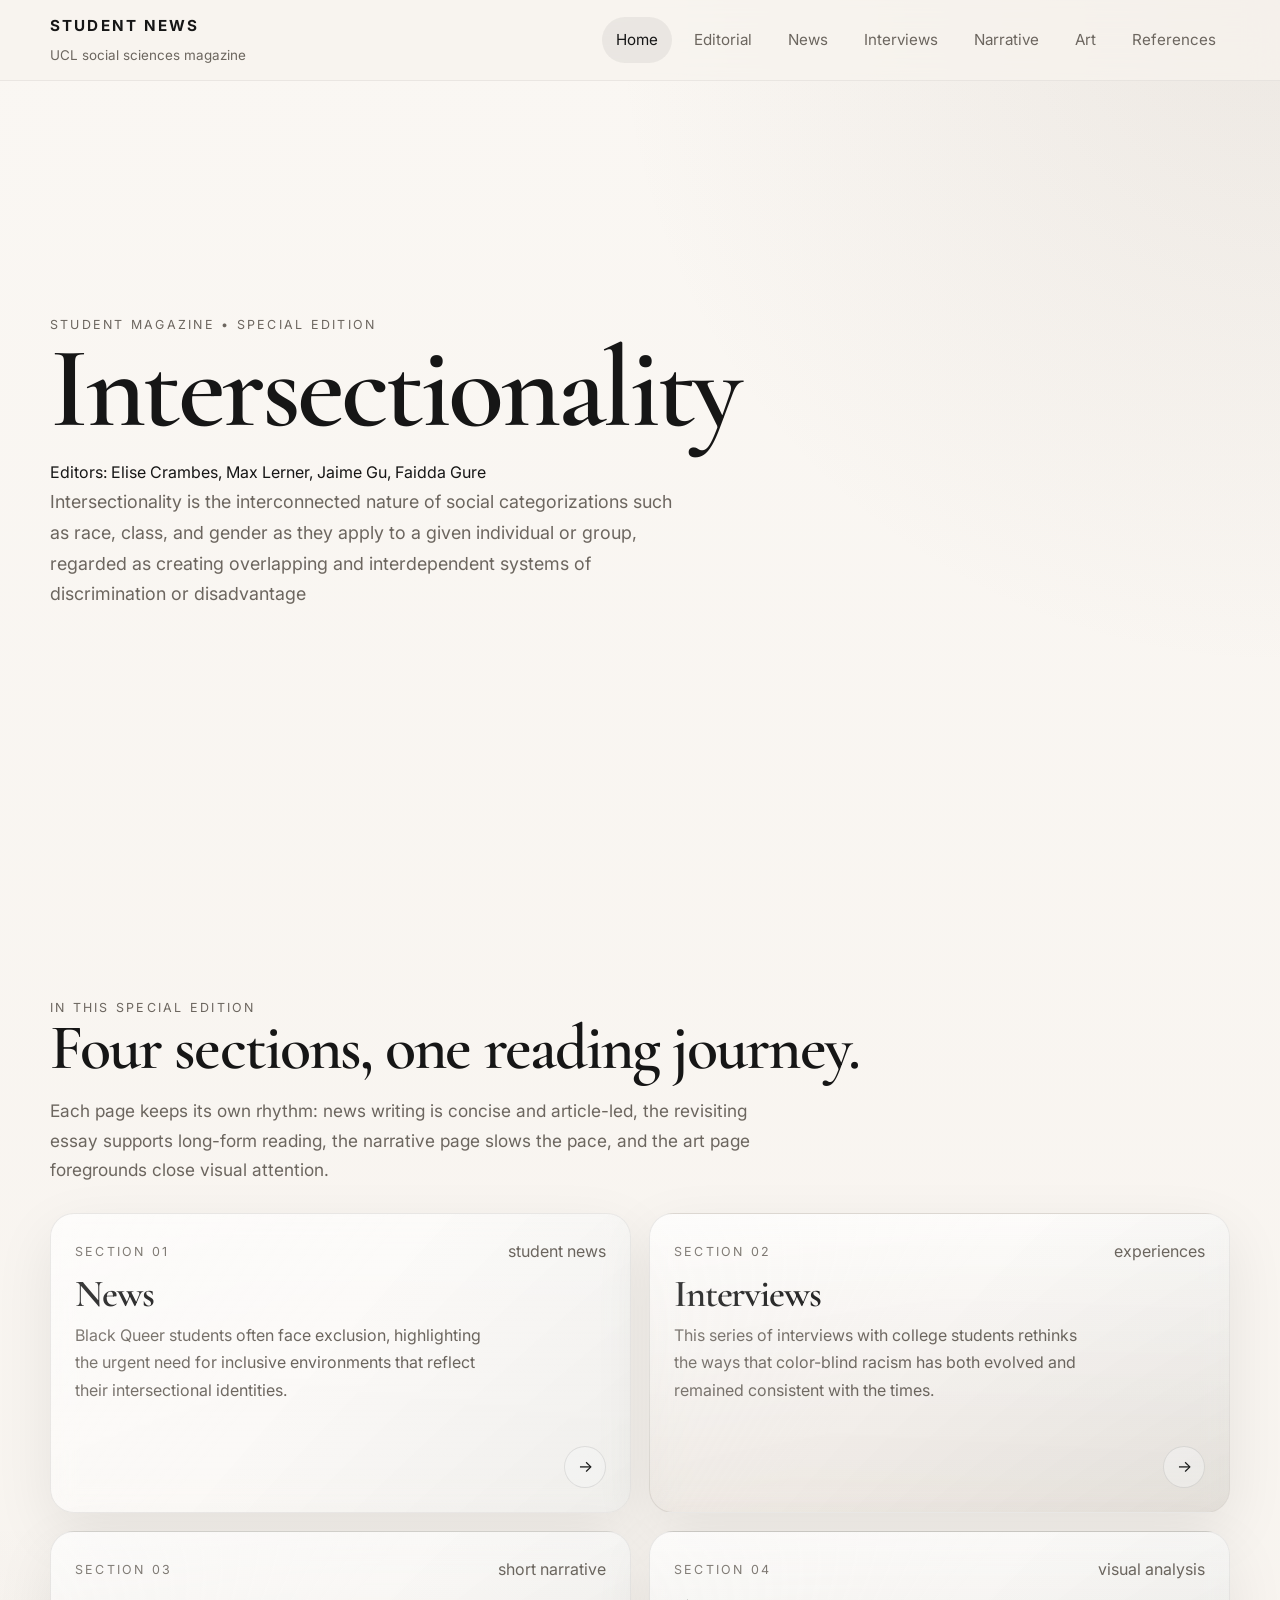
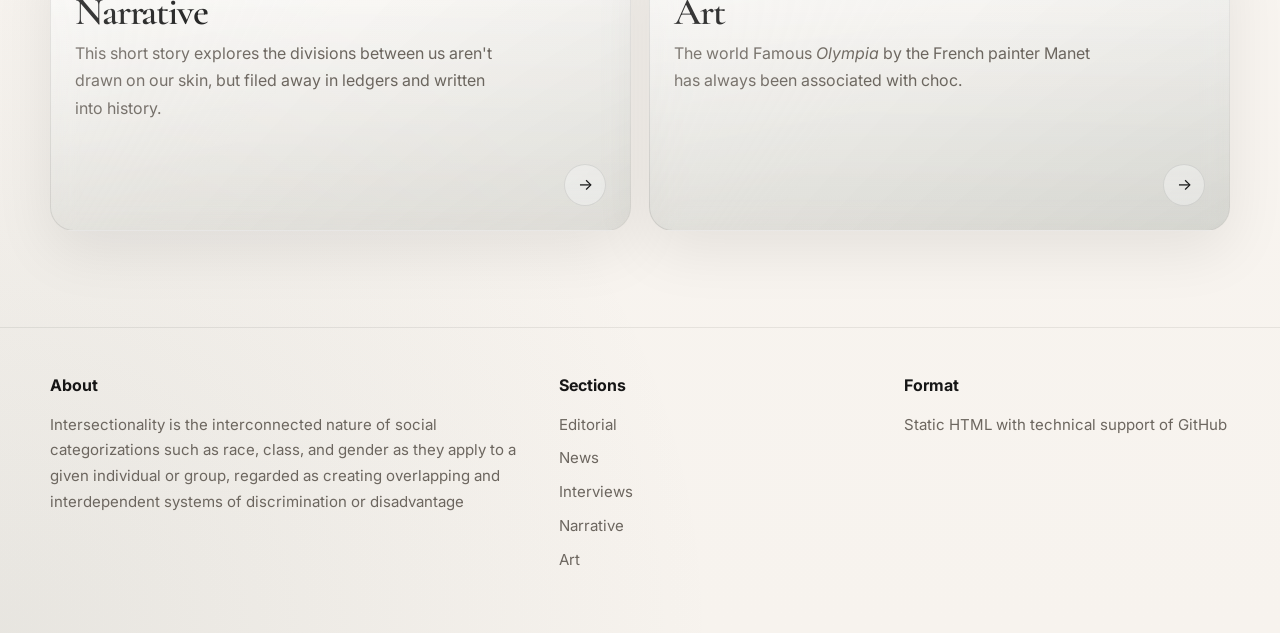
<file: index.html>
<!DOCTYPE html>
<html lang="en">
<head>
  <meta charset="UTF-8" />
  <meta name="viewport" content="width=device-width, initial-scale=1.0" />
  <title>Intersectionality — Student Magazine</title>
  <meta name="description" content="A refined student magazine website for Intersectionality." />
  <link rel="preconnect" href="https://fonts.googleapis.com">
  <link rel="preconnect" href="https://fonts.gstatic.com" crossorigin>
  <link href="https://fonts.googleapis.com/css2?family=Cormorant+Garamond:wght@400;500;600;700&family=Inter:wght@400;500;600;700&display=swap" rel="stylesheet">
  <link rel="stylesheet" href="assets/styles.css" />
</head>
<body>
  
<div class="progress" data-progress></div>
<header class="site-header">
  <div class="container nav-wrap">
    <a class="brand" href="index.html">
      <strong>Student News</strong>
      <span>UCL social sciences magazine</span>
    </a>
    <nav class="nav">
      <a href="index.html" class="active">Home</a>
      <a href="pages/editorial.html" class="">Editorial</a>
      <a href="pages/news.html" class="">News</a>
      <a href="pages/revisiting.html" class="">Interviews</a>
      <a href="pages/narrative.html" class="">Narrative</a>
      <a href="pages/art.html" class="">Art</a>
      <a href="pages/references.html" class="">References</a>
    </nav>
  </div>
</header>

  <main>
    <section class="hero">
      <div class="container hero-grid">
        <div class="hero-copy fade">
          <div class="eyebrow">Student magazine • special Edition</div>
          <h1 class="display hero-title">Intersectionality</h1>
          <div class="editor-name">
            Editors: Elise Crambes, Max Lerner, Jaime Gu, Faidda Gure
          </div>
          <p class="hero-subtitle"> Intersectionality is the interconnected nature of social categorizations such as race, class, and gender as they apply to a given individual or group, regarded as creating overlapping and interdependent systems of discrimination or disadvantage</p>
          <div class="hero-meta">
          </div>
        </div>
      </div>
    </section>

    <section class="section">
      <div class="container">
        <div class="eyebrow">In this special edition</div>
        <h2 class="display section-title">Four sections, one reading journey.</h2>
        <p class="lead">Each page keeps its own rhythm: news writing is concise and article-led, the revisiting essay supports long-form reading, the narrative page slows the pace, and the art page foregrounds close visual attention.</p>

        <div class="section-grid">
          <a class="index-card card fade" data-tone="news" href="pages/news.html">
            <div>
              <div class="card-meta"><span class="eyebrow">Section 01</span><span class="muted">student news</span></div>
              <h3 class="display">News</h3>
              <p>Black Queer students often face exclusion, highlighting the urgent need for inclusive environments that reflect their intersectional identities.</p>
            </div>
            <div class="card-footer"><span class="muted"></span><span class="arrow">→</span></div>
          </a>
          <a class="index-card card fade" data-tone="essay" href="pages/revisiting.html">
            <div>
              <div class="card-meta"><span class="eyebrow">Section 02</span><span class="muted">experiences</span></div>
              <h3 class="display">Interviews</h3>
              <p>This series of interviews with college students rethinks the ways that color-blind racism has both evolved and remained consistent with the times. </p>
            </div>
            <div class="card-footer"><span class="muted"></span><span class="arrow">→</span></div>
          </a>
          <a class="index-card card fade" data-tone="narrative" href="pages/narrative.html">
            <div>
              <div class="card-meta"><span class="eyebrow">Section 03</span><span class="muted">short narrative</span></div>
              <h3 class="display">Narrative</h3>
              <p>This short story explores the divisions between us aren't drawn on our skin, but filed away in ledgers and written into history.</p>
            </div>
            <div class="card-footer"><span class="muted"></span><span class="arrow">→</span></div>
          </a>
          <a class="index-card card fade" data-tone="art" href="pages/art.html">
            <div>
              <div class="card-meta"><span class="eyebrow">Section 04</span><span class="muted">visual analysis</span></div>
              <h3 class="display">Art</h3>
              <p>The world Famous <em>Olympia</em> by the French painter Manet has always been associated with choc.</p>
            </div>
            <div class="card-footer"><span class="muted"></span><span class="arrow">→</span></div>
          </a>
        </div>
      </div>
    </section>
  </main>
  
<footer class="footer">
  <div class="container footer-grid">
    <div>
      <h4>About</h4>
      <p>Intersectionality is the interconnected nature of social categorizations such as race, class, and gender as they apply to a given individual or group, regarded as creating overlapping and interdependent systems of discrimination or disadvantage</p>
    </div>
    <div>
      <h4>Sections</h4>
      <ul>
        <li><a href="pages/editorial.html">Editorial</a></li>
        <li><a href="pages/news.html">News</a></li>
        <li><a href="pages/revisiting.html">Interviews</a></li>
        <li><a href="pages/narrative.html">Narrative</a></li>
        <li><a href="pages/art.html">Art</a></li>
      </ul>
    </div>
    <div>
      <h4>Format</h4>
      <ul>
        <li>Static HTML with technical support of GitHub</li>
      </ul>
    </div>
  </div>
</footer>
<script src="assets/script.js"></script>

</body>
</html>
</file>
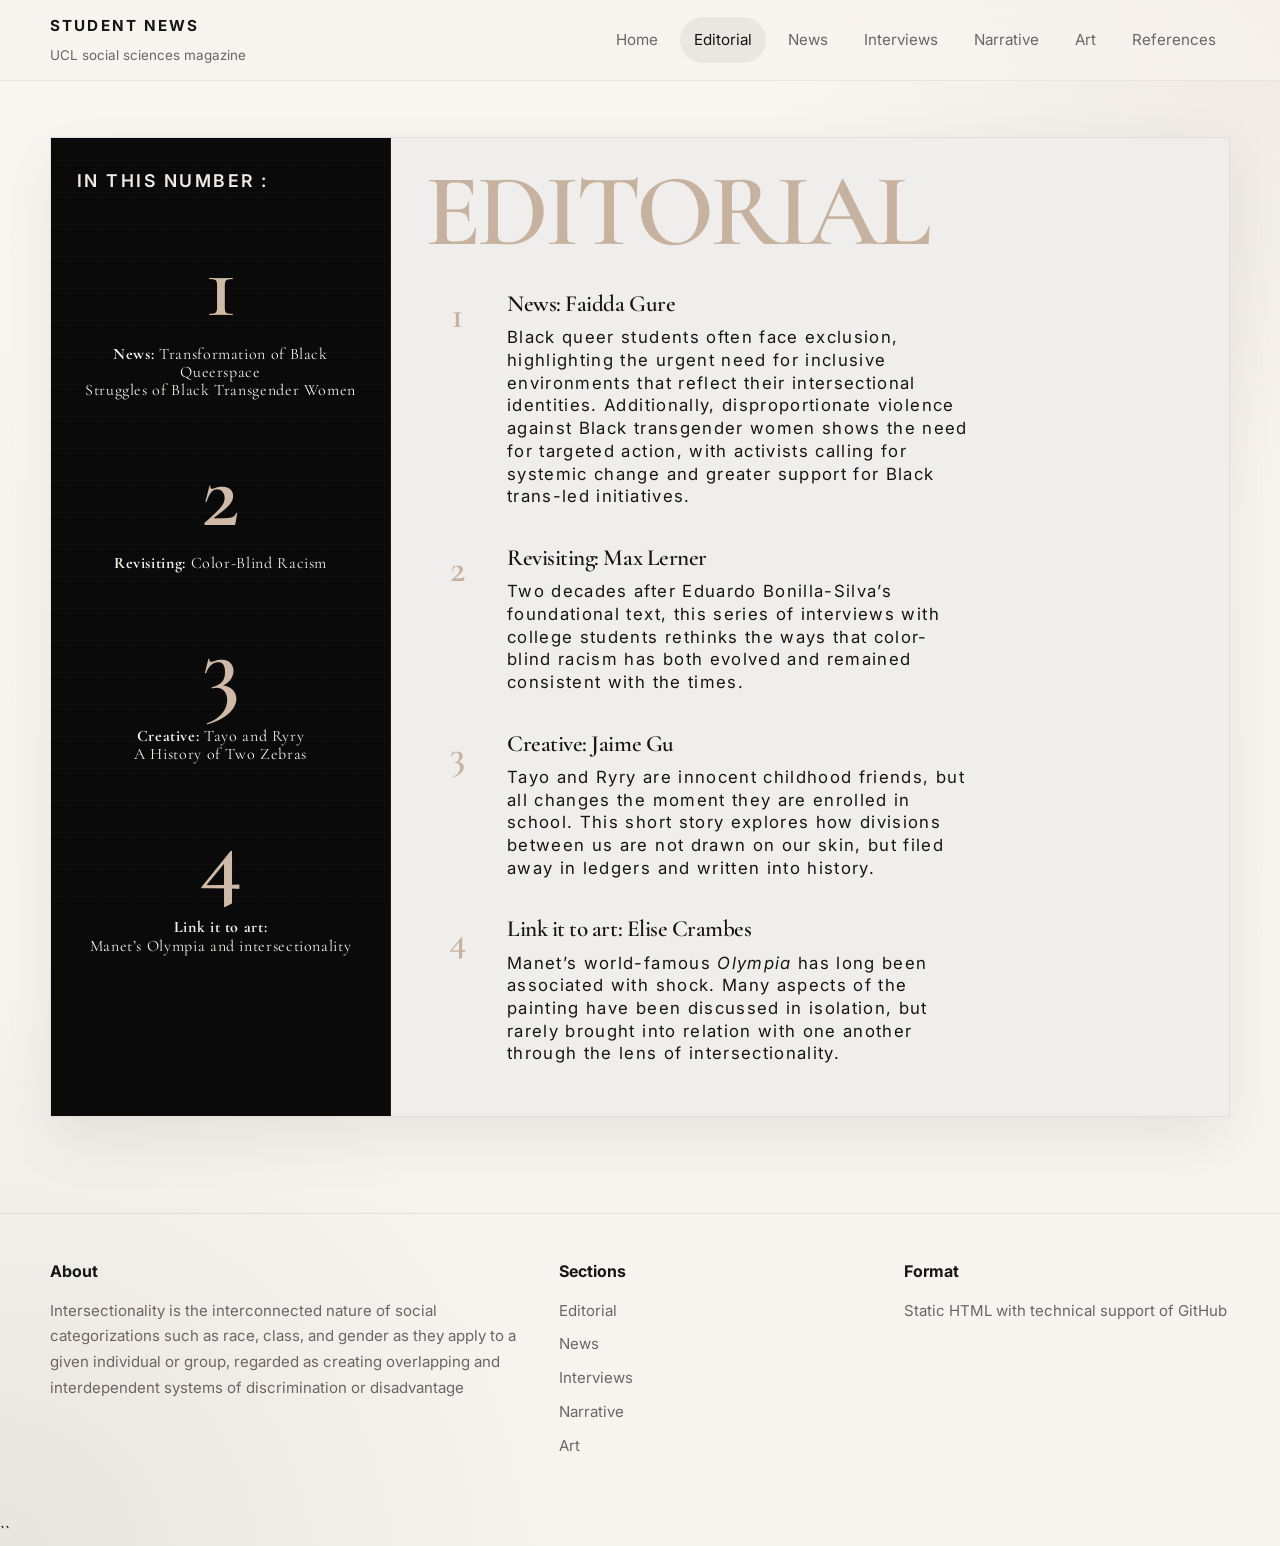
<file: pages/editorial.html>
<!DOCTYPE html>
<html lang="en">
<head>
  <meta charset="UTF-8" />
  <meta name="viewport" content="width=device-width, initial-scale=1.0" />
  <title>Editorial — Intersectionality</title>
  <link rel="preconnect" href="https://fonts.googleapis.com">
  <link rel="preconnect" href="https://fonts.gstatic.com" crossorigin>
  <link href="https://fonts.googleapis.com/css2?family=Cormorant+Garamond:wght@400;500;600;700&family=Inter:wght@400;500;600;700&display=swap" rel="stylesheet">
  <link rel="stylesheet" href="../assets/styles.css" />

  <style>
    .editorial-page {
      padding: 56px 0 96px;
    }

    .editorial-layout {
      display: grid;
      grid-template-columns: 340px minmax(0, 1fr);
      gap: 0;
      min-height: 980px;
      border: 1px solid rgba(22, 22, 22, 0.08);
      border-radius: 0;
      overflow: hidden;
      background: #f3f1ee;
      box-shadow: 0 20px 60px rgba(0, 0, 0, 0.08);
    }

    .editorial-sidebar {
      background: #0a0a0a;
      color: #e2d1c1;
      padding: 28px 26px 40px;
      display: flex;
      flex-direction: column;
      justify-content: flex-start;
      border-right: 1px solid rgba(255,255,255,0.08);
    }

    .editorial-sidebar h2 {
      margin: 0 0 28px;
      color: #f1ebe4;
      font-size: 1.1rem;
      letter-spacing: 0.14em;
      text-transform: uppercase;
      font-weight: 600;
    }

    .issue-item {
      text-align: center;
      padding: 18px 0 34px;
    }

    .issue-number {
      font-family: "Cormorant Garamond", Georgia, serif;
      font-size: 6rem;
      line-height: 0.9;
      color: #cfbaa7;
      margin-bottom: 16px;
      font-weight: 600;
    }

    .issue-label {
      font-family: "Cormorant Garamond", Georgia, serif;
      color: #f4efe8;
      font-size: 1rem;
      line-height: 1.15;
      letter-spacing: 0.04em;
    }

    .issue-label strong {
      font-weight: 700;
    }

    .editorial-main {
      background: #efeeec;
      padding: 28px 34px 36px;
      display: flex;
      flex-direction: column;
    }

    .editorial-title {
      margin: 0 0 24px;
      font-family: "Cormorant Garamond", Georgia, serif;
      font-size: clamp(4.5rem, 8vw, 7rem);
      line-height: 0.88;
      letter-spacing: -0.04em;
      color: #c6b29f;
      font-weight: 600;
    }

    .editorial-parts {
      display: grid;
      grid-template-rows: repeat(4, minmax(145px, auto));
      gap: 34px;
      margin-top: 8px;
    }

    .editorial-part {
      display: grid;
      grid-template-columns: 64px 1fr;
      gap: 18px;
      align-items: start;
      padding-top: 4px;
    }

    .part-number {
      font-family: "Cormorant Garamond", Georgia, serif;
      font-size: 2.4rem;
      line-height: 1;
      color: #c6b29f;
      font-weight: 600;
      text-align: center;
      padding-top: 4px;
    }

    .part-content h3 {
      margin: 0 0 10px;
      font-family: "Cormorant Garamond", Georgia, serif;
      font-size: 1.45rem;
      line-height: 1.05;
      color: #161616;
      font-weight: 600;
      letter-spacing: -0.02em;
    }

    .part-content p {
      margin: 0;
      font-size: 1.05rem;
      line-height: 1.35;
      letter-spacing: 0.08em;
      color: #161616;
      max-width: 42ch;
    }

    .editorial-note {
      margin-top: 28px;
      padding-top: 18px;
      border-top: 1px solid rgba(22,22,22,0.08);
      color: #6c665f;
      font-size: 0.94rem;
      letter-spacing: 0.04em;
    }
  </style>
</head>
<body>
  <div class="progress" data-progress></div>

  <header class="site-header">
    <div class="container nav-wrap">
      <a class="brand" href="../index.html">
        <strong>Student News</strong>
        <span>UCL social sciences magazine</span>
      </a>
      <nav class="nav">
        <a href="../index.html">Home</a>
        <a href="editorial.html" class="active">Editorial</a>
        <a href="news.html">News</a>
        <a href="revisiting.html">Interviews</a>
        <a href="narrative.html">Narrative</a>
        <a href="art.html">Art</a>
        <a href="references.html">References</a>
      </nav>
    </div>
  </header>

  <main class="editorial-page">
    <div class="container">
      <section class="editorial-layout">

        <!-- Left column -->
        <aside class="editorial-sidebar">
          <h2>IN THIS NUMBER :</h2>

          <div class="issue-item">
            <div class="issue-number">1</div>
            <div class="issue-label">
              <strong>News:</strong> Transformation of Black Queerspace<br>
              Struggles of Black Transgender Women
            </div>
          </div>

          <div class="issue-item">
            <div class="issue-number">2</div>
            <div class="issue-label">
              <strong>Revisiting:</strong> Color-Blind Racism
            </div>
          </div>

          <div class="issue-item">
            <div class="issue-number">3</div>
            <div class="issue-label">
              <strong>Creative:</strong> Tayo and Ryry<br>
              A History of Two Zebras
            </div>
          </div>

          <div class="issue-item" style="padding-bottom:0;">
            <div class="issue-number">4</div>
            <div class="issue-label">
              <strong>Link it to art:</strong><br>
              Manet’s Olympia and intersectionality
            </div>
          </div>
        </aside>

        <!-- Right column -->
        <section class="editorial-main">
          <h1 class="editorial-title">EDITORIAL</h1>

          <div class="editorial-parts">
            <article class="editorial-part">
              <div class="part-number">1</div>
              <div class="part-content">
                <h3>News: Faidda Gure</h3>
                <p>
                  Black queer students often face exclusion, highlighting the urgent need for inclusive
                  environments that reflect their intersectional identities. Additionally, disproportionate
                  violence against Black transgender women shows the need for targeted action, with activists
                  calling for systemic change and greater support for Black trans-led initiatives.
                </p>
              </div>
            </article>

            <article class="editorial-part">
              <div class="part-number">2</div>
              <div class="part-content">
                <h3>Revisiting: Max Lerner</h3>
                <p>
                  Two decades after Eduardo Bonilla-Silva’s foundational text, this series of interviews with
                  college students rethinks the ways that color-blind racism has both evolved and remained
                  consistent with the times.
                </p>
              </div>
            </article>

            <article class="editorial-part">
              <div class="part-number">3</div>
              <div class="part-content">
                <h3>Creative: Jaime Gu</h3>
                <p>
                  Tayo and Ryry are innocent childhood friends, but all changes the moment they are enrolled
                  in school. This short story explores how divisions between us are not drawn on our skin,
                  but filed away in ledgers and written into history.
                </p>
              </div>
            </article>

            <article class="editorial-part">
              <div class="part-number">4</div>
              <div class="part-content">
                <h3>Link it to art: Elise Crambes</h3>
                <p>
                  Manet’s world-famous <em>Olympia</em> has long been associated with shock. Many aspects of
                  the painting have been discussed in isolation, but rarely brought into relation with one
                  another through the lens of intersectionality.
                </p>
              </div>
            </article>
          </div>
  </main>

  <footer class="footer">
    <div class="container footer-grid">
      <div>
        <h4>About</h4>
        <p>Intersectionality is the interconnected nature of social categorizations such as race, class, and gender as they apply to a given individual or group, regarded as creating overlapping and interdependent systems of discrimination or disadvantage</p>
      </div>
      <div>
        <h4>Sections</h4>
        <ul>
          <li><a href="editorial.html">Editorial</a></li>
          <li><a href="news.html">News</a></li>
          <li><a href="revisiting.html">Interviews</a></li>
          <li><a href="narrative.html">Narrative</a></li>
          <li><a href="art.html">Art</a></li>
        </ul>
      </div>
      <div>
        <h4>Format</h4>
        <ul>
          <li>Static HTML with technical support of GitHub</li>
        </ul>
      </div>
    </div>
  </footer>

  <script src="../assets/script.js"></script>
</body>
</html>
``
</file>
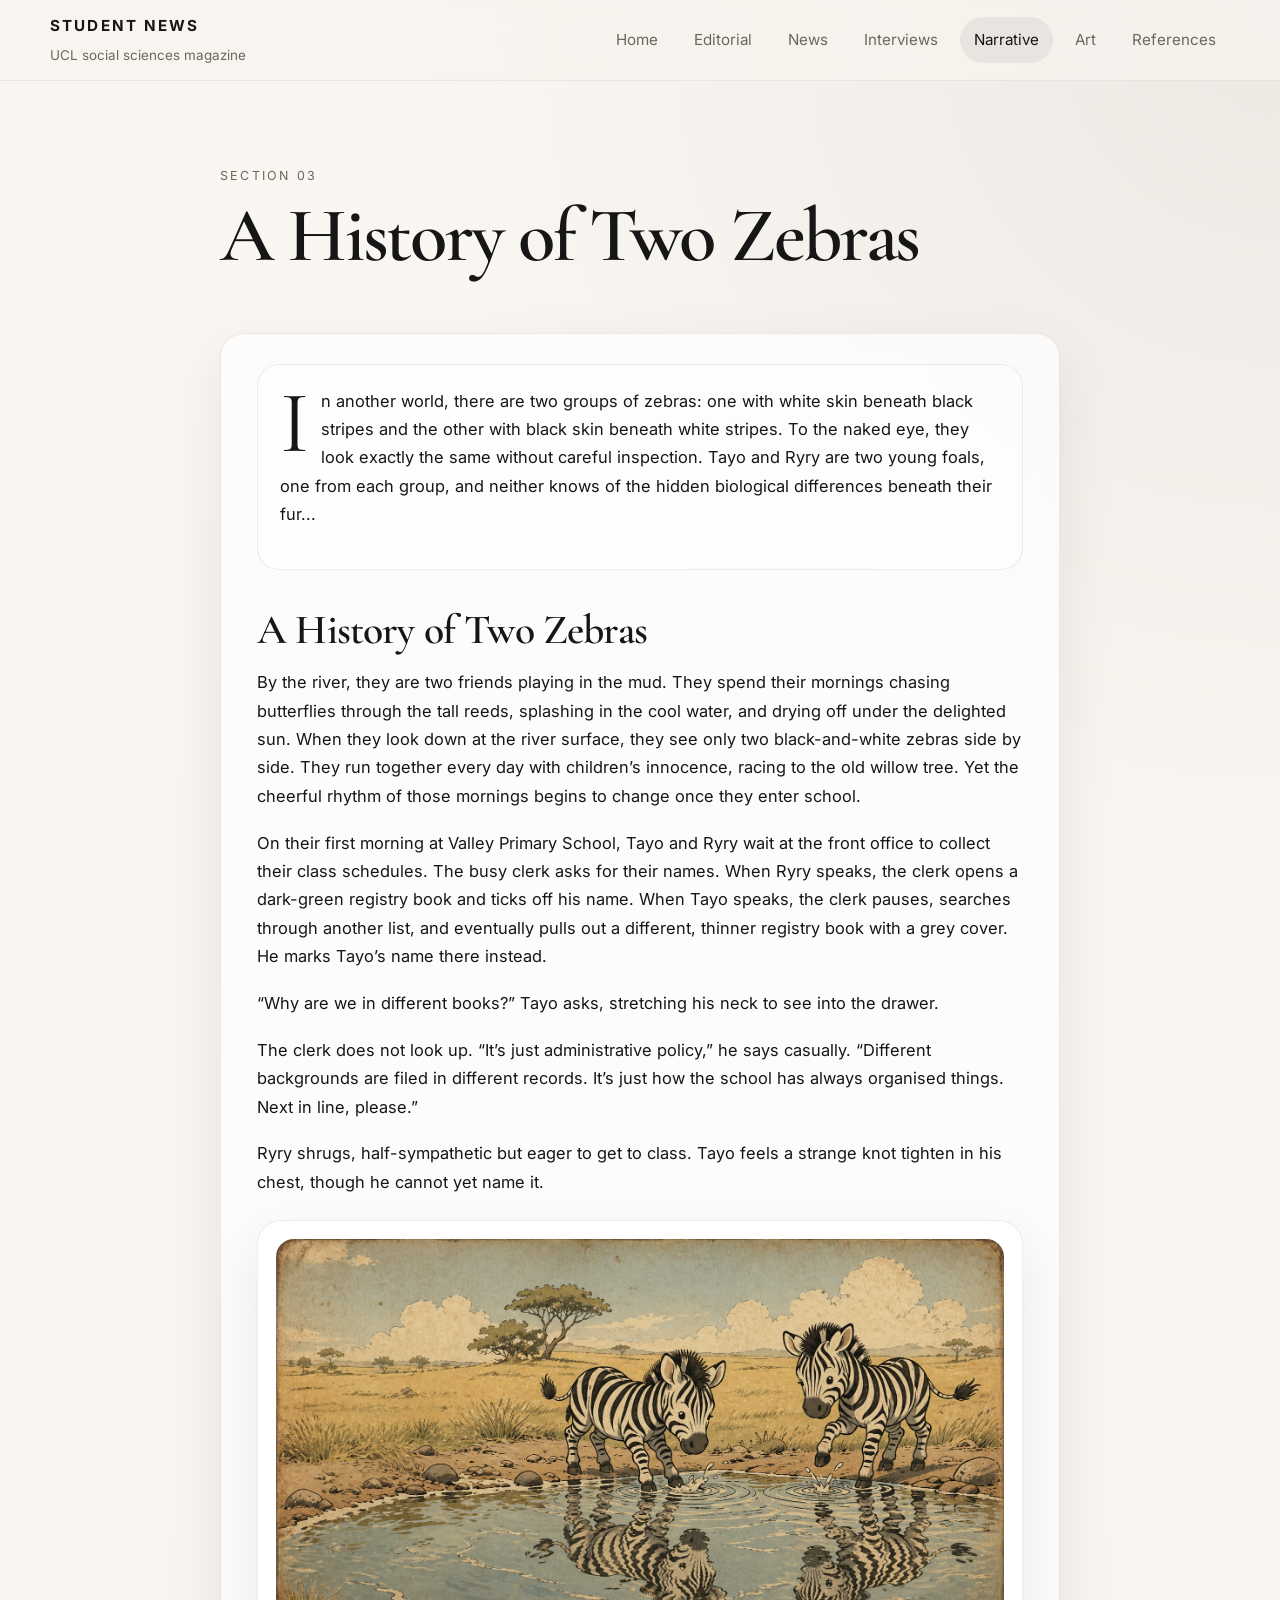
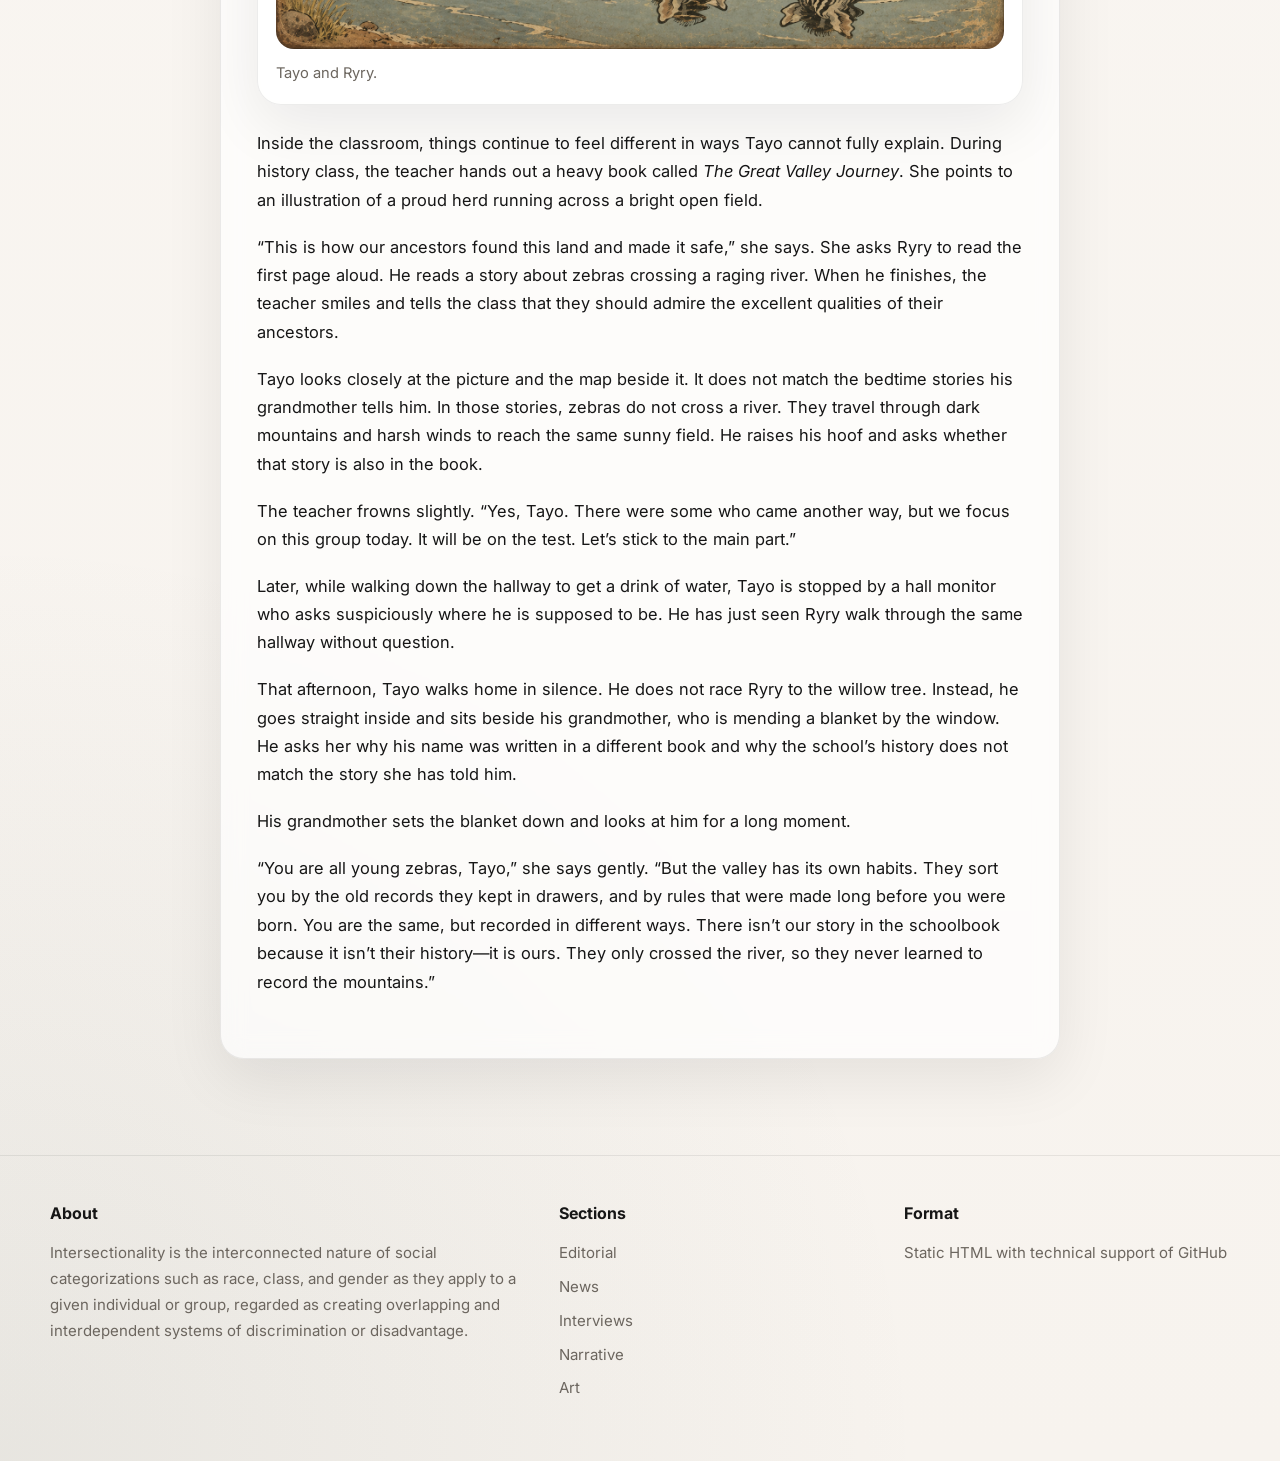
<file: pages/narrative.html>
<!DOCTYPE html>
<html lang="en">
<head>
  <meta charset="UTF-8" />
  <meta name="viewport" content="width=device-width, initial-scale=1.0" />
  <title>Narrative — Intersectionality</title>
  <link rel="preconnect" href="https://fonts.googleapis.com">
  <link rel="preconnect" href="https://fonts.gstatic.com" crossorigin>
  <link href="https://fonts.googleapis.com/css2?family=Cormorant+Garamond:wght@400;500;600;700&family=Inter:wght@400;500;600;700&display=swap" rel="stylesheet">
  <link rel="stylesheet" href="../assets/styles.css" />

  <style>
    .story-opener {
      display: block !important;
      margin-bottom: 16px;
    }

    .story-panel {
      width: 100%;
      max-width: none !important;
    }

    .story-panel p {
      max-width: none;
    }
  </style>
</head>
<body>
  
<div class="progress" data-progress></div>
<header class="site-header">
  <div class="container nav-wrap">
    <a class="brand" href="../index.html">
      <strong>Student News</strong>
      <span>UCL social sciences magazine</span>
    </a>
    <nav class="nav">
      <a href="../index.html" class="">Home</a>
      <a href="editorial.html" class="">Editorial</a>
      <a href="news.html" class="">News</a>
      <a href="revisiting.html" class="">Interviews</a>
      <a href="narrative.html" class="active">Narrative</a>
      <a href="art.html" class="">Art</a>
      <a href="references.html" class="">References</a>
    </nav>
  </div>
</header>

  <main>
    <section class="page-hero">
      <div class="reading fade">
        <div class="eyebrow">Section 03</div>
        <h1 class="display page-title">A History of Two Zebras</h1>
      </div>
    </section>

    <section class="section" style="padding-top: 28px;">
      <div class="reading content-card fade">
        <div class="story-opener">
          <div class="story-panel">
            <p><span class="story-dropcap">I</span>n another world, there are two groups of zebras: one with white skin beneath black stripes and the other with black skin beneath white stripes. To the naked eye, they look exactly the same without careful inspection. Tayo and Ryry are two young foals, one from each group, and neither knows of the hidden biological differences beneath their fur...</p>
          </div>
        </div>

        <h2>A History of Two Zebras</h2>
        <p>By the river, they are two friends playing in the mud. They spend their mornings chasing butterflies through the tall reeds, splashing in the cool water, and drying off under the delighted sun. When they look down at the river surface, they see only two black-and-white zebras side by side. They run together every day with children’s innocence, racing to the old willow tree. Yet the cheerful rhythm of those mornings begins to change once they enter school.</p>
        <p>On their first morning at Valley Primary School, Tayo and Ryry wait at the front office to collect their class schedules. The busy clerk asks for their names. When Ryry speaks, the clerk opens a dark-green registry book and ticks off his name. When Tayo speaks, the clerk pauses, searches through another list, and eventually pulls out a different, thinner registry book with a grey cover. He marks Tayo’s name there instead.</p>
        <p>“Why are we in different books?” Tayo asks, stretching his neck to see into the drawer.</p>
        <p>The clerk does not look up. “It’s just administrative policy,” he says casually. “Different backgrounds are filed in different records. It’s just how the school has always organised things. Next in line, please.”</p>
        <p>Ryry shrugs, half-sympathetic but eager to get to class. Tayo feels a strange knot tighten in his chest, though he cannot yet name it.</p>
        <figure class="figure-card">
          <img src="../assets/images/ChatGPT Image 2026年4月29日 14_53_29.png" >
          <figcaption>Tayo and Ryry.</figcaption>
        </figure>
        <p>Inside the classroom, things continue to feel different in ways Tayo cannot fully explain. During history class, the teacher hands out a heavy book called <em>The Great Valley Journey</em>. She points to an illustration of a proud herd running across a bright open field.</p>
        <p>“This is how our ancestors found this land and made it safe,” she says. She asks Ryry to read the first page aloud. He reads a story about zebras crossing a raging river. When he finishes, the teacher smiles and tells the class that they should admire the excellent qualities of their ancestors.</p>
        <p>Tayo looks closely at the picture and the map beside it. It does not match the bedtime stories his grandmother tells him. In those stories, zebras do not cross a river. They travel through dark mountains and harsh winds to reach the same sunny field. He raises his hoof and asks whether that story is also in the book.</p>
        <p>The teacher frowns slightly. “Yes, Tayo. There were some who came another way, but we focus on this group today. It will be on the test. Let’s stick to the main part.”</p>
        <p>Later, while walking down the hallway to get a drink of water, Tayo is stopped by a hall monitor who asks suspiciously where he is supposed to be. He has just seen Ryry walk through the same hallway without question.</p>
        <p>That afternoon, Tayo walks home in silence. He does not race Ryry to the willow tree. Instead, he goes straight inside and sits beside his grandmother, who is mending a blanket by the window. He asks her why his name was written in a different book and why the school’s history does not match the story she has told him.</p>
        <p>His grandmother sets the blanket down and looks at him for a long moment.</p>
        <p>“You are all young zebras, Tayo,” she says gently. “But the valley has its own habits. They sort you by the old records they kept in drawers, and by rules that were made long before you were born. You are the same, but recorded in different ways. There isn’t our story in the schoolbook because it isn’t their history—it is ours. They only crossed the river, so they never learned to record the mountains.”</p>
      </div>
    </section>
  </main>
  
<footer class="footer">
  <div class="container footer-grid">
    <div>
      <h4>About</h4>
      <p>Intersectionality is the interconnected nature of social categorizations such as race, class, and gender as they apply to a given individual or group, regarded as creating overlapping and interdependent systems of discrimination or disadvantage.</p>
    </div>
    <div>
      <h4>Sections</h4>
      <ul>
        <li><a href="editorial.html">Editorial</a></li>
        <li><a href="news.html">News</a></li>
        <li><a href="revisiting.html">Interviews</a></li>
        <li><a href="narrative.html">Narrative</a></li>
        <li><a href="art.html">Art</a></li>
      </ul>
    </div>
    <div>
      <h4>Format</h4>
      <ul>
        <li>Static HTML with technical support of GitHub</li>
      </ul>
    </div>
  </div>
</footer>
<script src="../assets/script.js"></script>

</body>
</html>
</file>
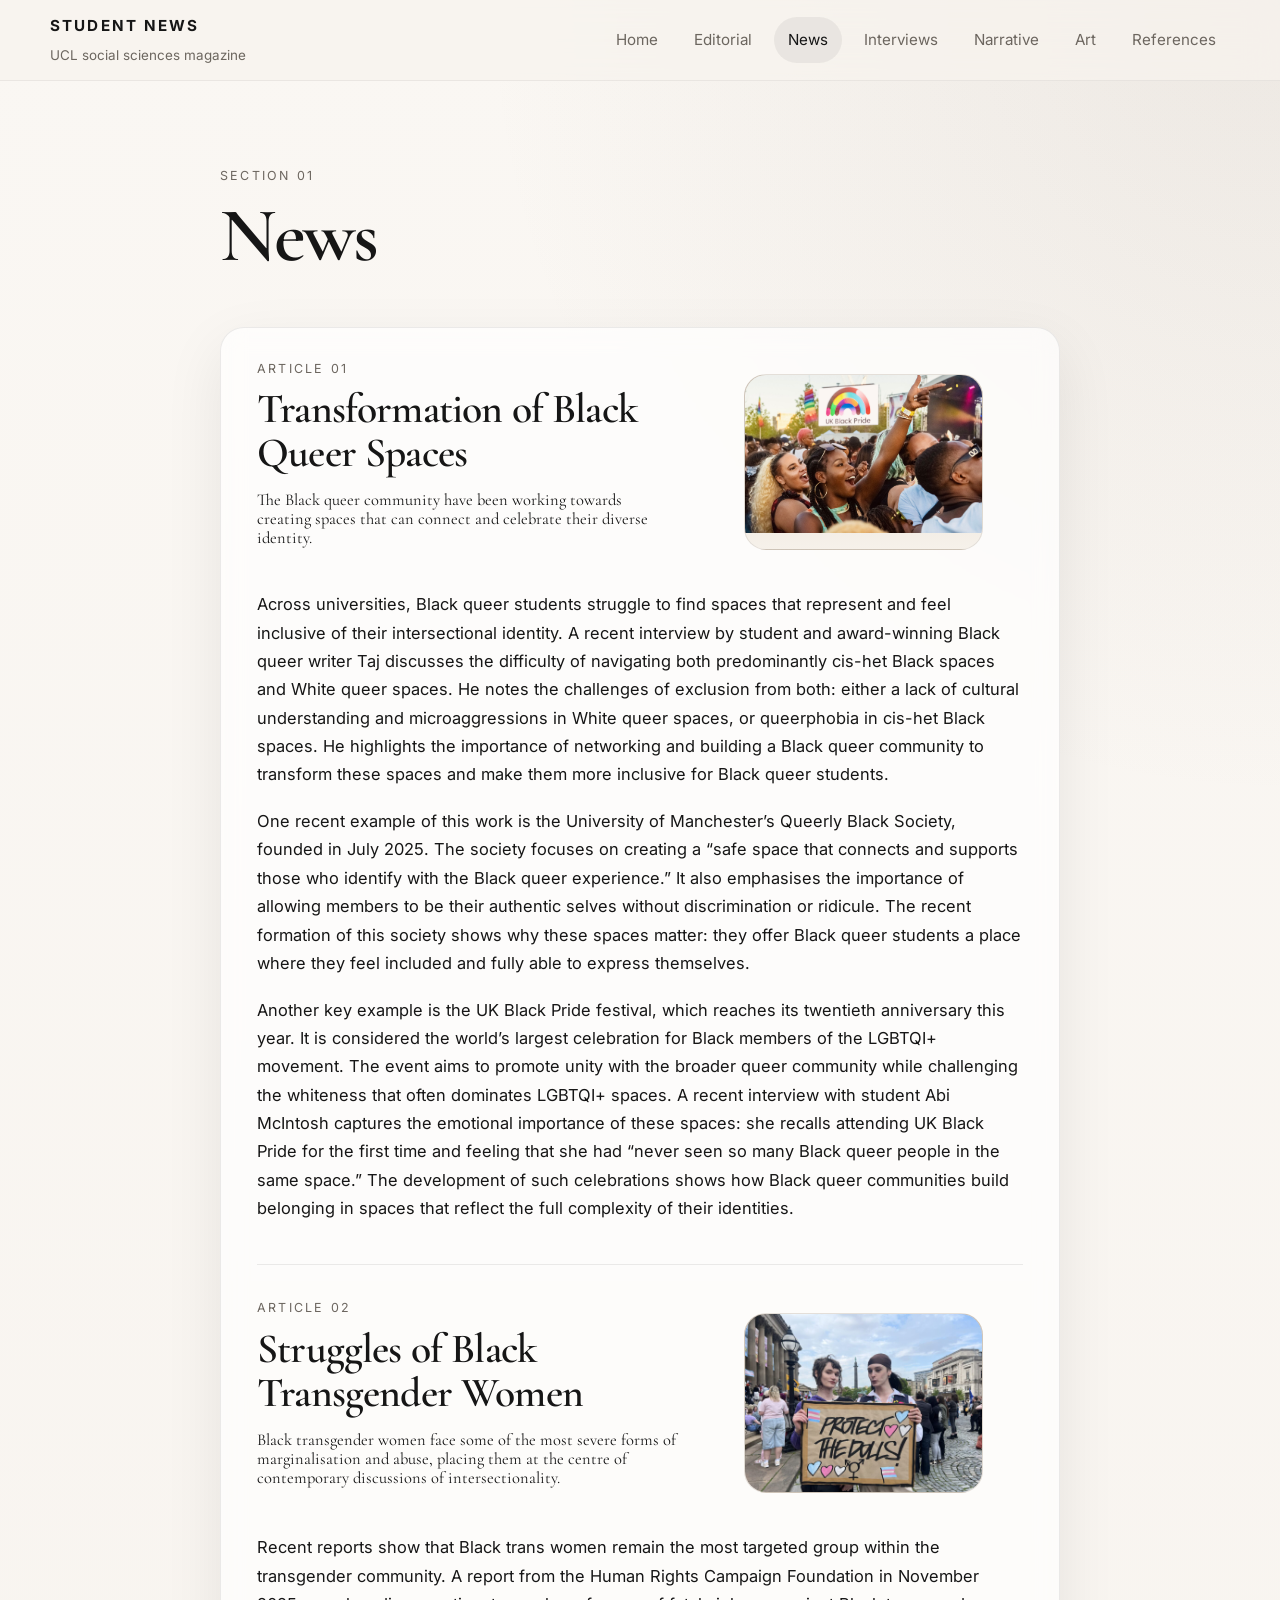
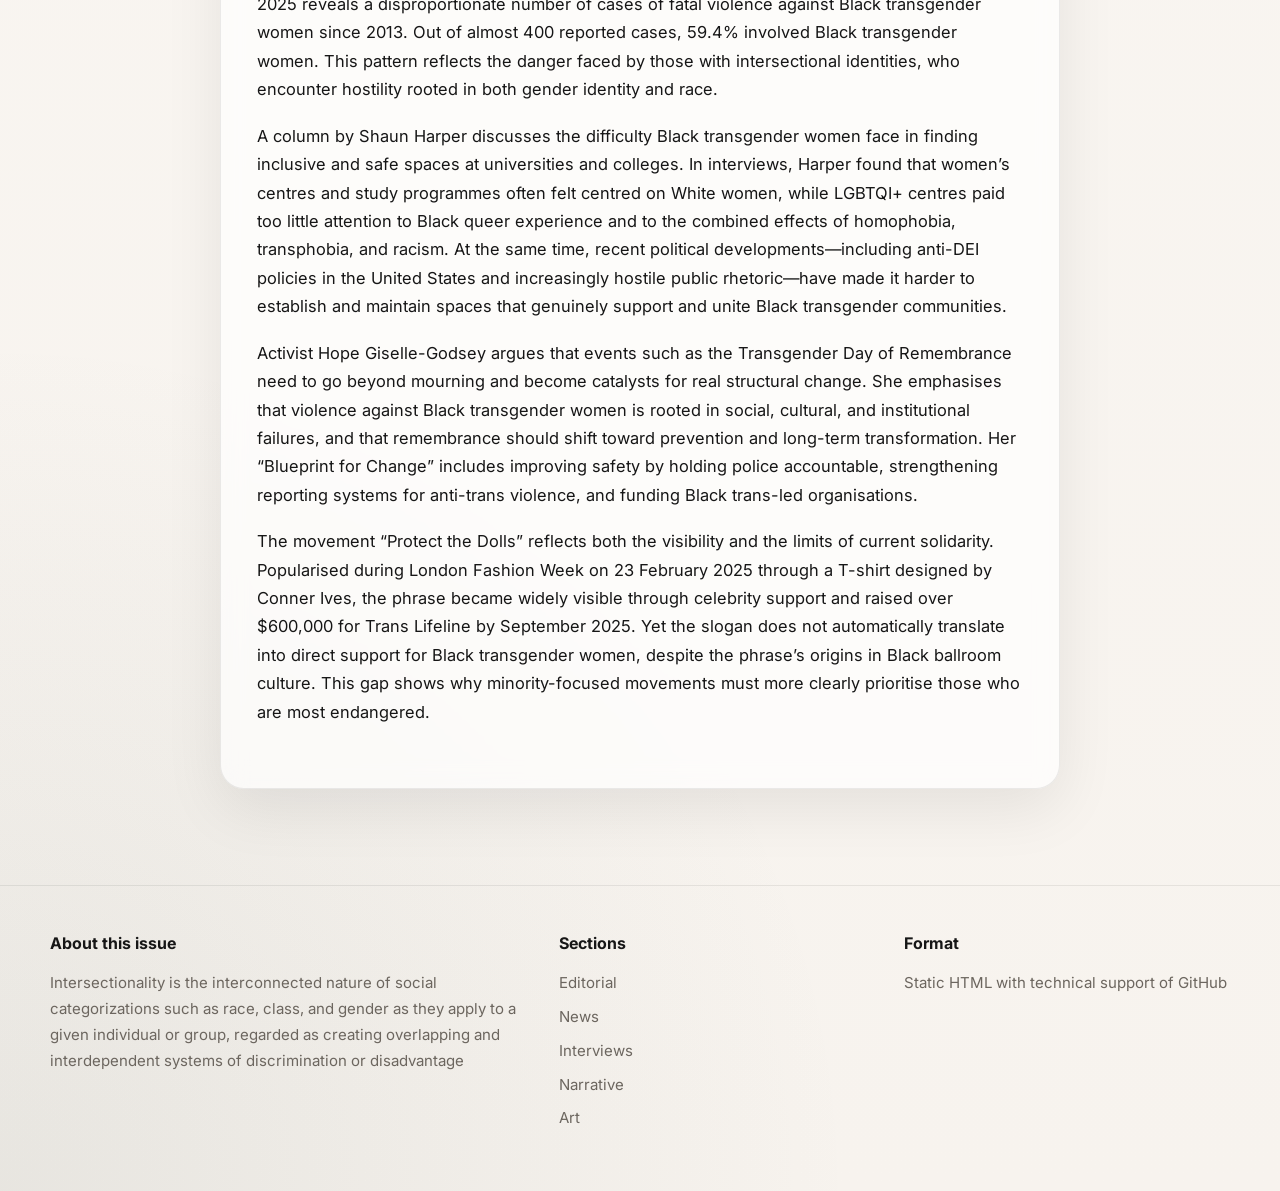
<file: pages/news.html>
<!DOCTYPE html>
<html lang="en">
<head>
  <meta charset="UTF-8" />
  <meta name="viewport" content="width=device-width, initial-scale=1.0" />
  <title>News — Intersectionality</title>
  <link rel="preconnect" href="https://fonts.googleapis.com">
  <link rel="preconnect" href="https://fonts.gstatic.com" crossorigin>
  <link href="https://fonts.googleapis.com/css2?family=Cormorant+Garamond:wght@400;500;600;700&family=Inter:wght@400;500;600;700&display=swap" rel="stylesheet">
  <link rel="stylesheet" href="../assets/styles.css" />
</head>
<body>
  
<div class="progress" data-progress></div>
<header class="site-header">
  <div class="container nav-wrap">
    <a class="brand" href="../index.html">
      <strong>Student News</strong>
      <span>UCL social sciences magazine</span>
    </a>
    <nav class="nav">
      <a href="../index.html" class="">Home</a>
      <a href="editorial.html" class="">Editorial</a>
      <a href="news.html" class="active">News</a>
      <a href="revisiting.html" class="">Interviews</a>
      <a href="narrative.html" class="">Narrative</a>
      <a href="art.html" class="">Art</a>
      <a href="references.html" class="">References</a>
    </nav>
  </div>
</header>

  <main>
    <section class="page-hero">
      <div class="reading fade">
        <div class="eyebrow">Section 01</div>
        <h1 class="display page-title">News</h1>
      </div>
    </section>

    <section class="section" style="padding-top: 22px;">
      <div class="reading content-card fade">
        <div class="news-intro">
          <div>
            <div class="eyebrow">Article 01</div>
            <h2 class="display" style="margin-top: 8px;">Transformation of Black Queer Spaces</h2>
            <p class="quote-line">The Black queer community have been working towards creating spaces that can connect and celebrate their diverse identity.</p>
          </div>
          <figure class="news-photo">
            <img src="../assets/images/DSC02161.jpg" alt="UK Black Pride festival">
          </figure>
        </div>

        <article class="news-article">
          <p>Across universities, Black queer students struggle to find spaces that represent and feel inclusive of their intersectional identity. A recent interview by student and award-winning Black queer writer Taj discusses the difficulty of navigating both predominantly cis-het Black spaces and White queer spaces. He notes the challenges of exclusion from both: either a lack of cultural understanding and microaggressions in White queer spaces, or queerphobia in cis-het Black spaces. He highlights the importance of networking and building a Black queer community to transform these spaces and make them more inclusive for Black queer students.</p>
          <p>One recent example of this work is the University of Manchester’s Queerly Black Society, founded in July 2025. The society focuses on creating a “safe space that connects and supports those who identify with the Black queer experience.” It also emphasises the importance of allowing members to be their authentic selves without discrimination or ridicule. The recent formation of this society shows why these spaces matter: they offer Black queer students a place where they feel included and fully able to express themselves.</p>
          <p>Another key example is the UK Black Pride festival, which reaches its twentieth anniversary this year. It is considered the world’s largest celebration for Black members of the LGBTQI+ movement. The event aims to promote unity with the broader queer community while challenging the whiteness that often dominates LGBTQI+ spaces. A recent interview with student Abi McIntosh captures the emotional importance of these spaces: she recalls attending UK Black Pride for the first time and feeling that she had “never seen so many Black queer people in the same space.” The development of such celebrations shows how Black queer communities build belonging in spaces that reflect the full complexity of their identities.</p>
        </article>

        <article class="news-article">
          <div class="news-intro">
            <div>
              <div class="eyebrow">Article 02</div>
              <h2 class="display" style="margin-top: 8px;">Struggles of Black Transgender Women</h2>
              <p class="quote-line">Black transgender women face some of the most severe forms of marginalisation and abuse, placing them at the centre of contemporary discussions of intersectionality.</p>
            </div>
            <figure class="news-photo">
              <img src="../assets/images/2.jpg" alt="Liverpool demonstration"</div>
            </figure>
          </div>
          <p>Recent reports show that Black trans women remain the most targeted group within the transgender community. A report from the Human Rights Campaign Foundation in November 2025 reveals a disproportionate number of cases of fatal violence against Black transgender women since 2013. Out of almost 400 reported cases, 59.4% involved Black transgender women. This pattern reflects the danger faced by those with intersectional identities, who encounter hostility rooted in both gender identity and race.</p>
          <p>A column by Shaun Harper discusses the difficulty Black transgender women face in finding inclusive and safe spaces at universities and colleges. In interviews, Harper found that women’s centres and study programmes often felt centred on White women, while LGBTQI+ centres paid too little attention to Black queer experience and to the combined effects of homophobia, transphobia, and racism. At the same time, recent political developments—including anti-DEI policies in the United States and increasingly hostile public rhetoric—have made it harder to establish and maintain spaces that genuinely support and unite Black transgender communities.</p>
          <p>Activist Hope Giselle-Godsey argues that events such as the Transgender Day of Remembrance need to go beyond mourning and become catalysts for real structural change. She emphasises that violence against Black transgender women is rooted in social, cultural, and institutional failures, and that remembrance should shift toward prevention and long-term transformation. Her “Blueprint for Change” includes improving safety by holding police accountable, strengthening reporting systems for anti-trans violence, and funding Black trans-led organisations.</p>
          <p>The movement “Protect the Dolls” reflects both the visibility and the limits of current solidarity. Popularised during London Fashion Week on 23 February 2025 through a T-shirt designed by Conner Ives, the phrase became widely visible through celebrity support and raised over $600,000 for Trans Lifeline by September 2025. Yet the slogan does not automatically translate into direct support for Black transgender women, despite the phrase’s origins in Black ballroom culture. This gap shows why minority-focused movements must more clearly prioritise those who are most endangered.</p>
        </article>
      </div>
    </section>
  </main>
  
<footer class="footer">
  <div class="container footer-grid">
    <div>
      <h4>About this issue</h4>
      <p>Intersectionality is the interconnected nature of social categorizations such as race, class, and gender as they apply to a given individual or group, regarded as creating overlapping and interdependent systems of discrimination or disadvantage</p>
    </div>
    <div>
      <h4>Sections</h4>
      <ul>
        <li><a href="editorial.html">Editorial</a></li>
        <li><a href="news.html">News</a></li>
        <li><a href="revisiting.html">Interviews</a></li>
        <li><a href="narrative.html">Narrative</a></li>
        <li><a href="art.html">Art</a></li>
      </ul>
    </div>
    <div>
      <h4>Format</h4>
      <ul>
        <li>Static HTML with technical support of GitHub</li>
      </ul>
    </div>
  </div>
</footer>
<script src="../assets/script.js"></script>

</body>
</html>
</file>
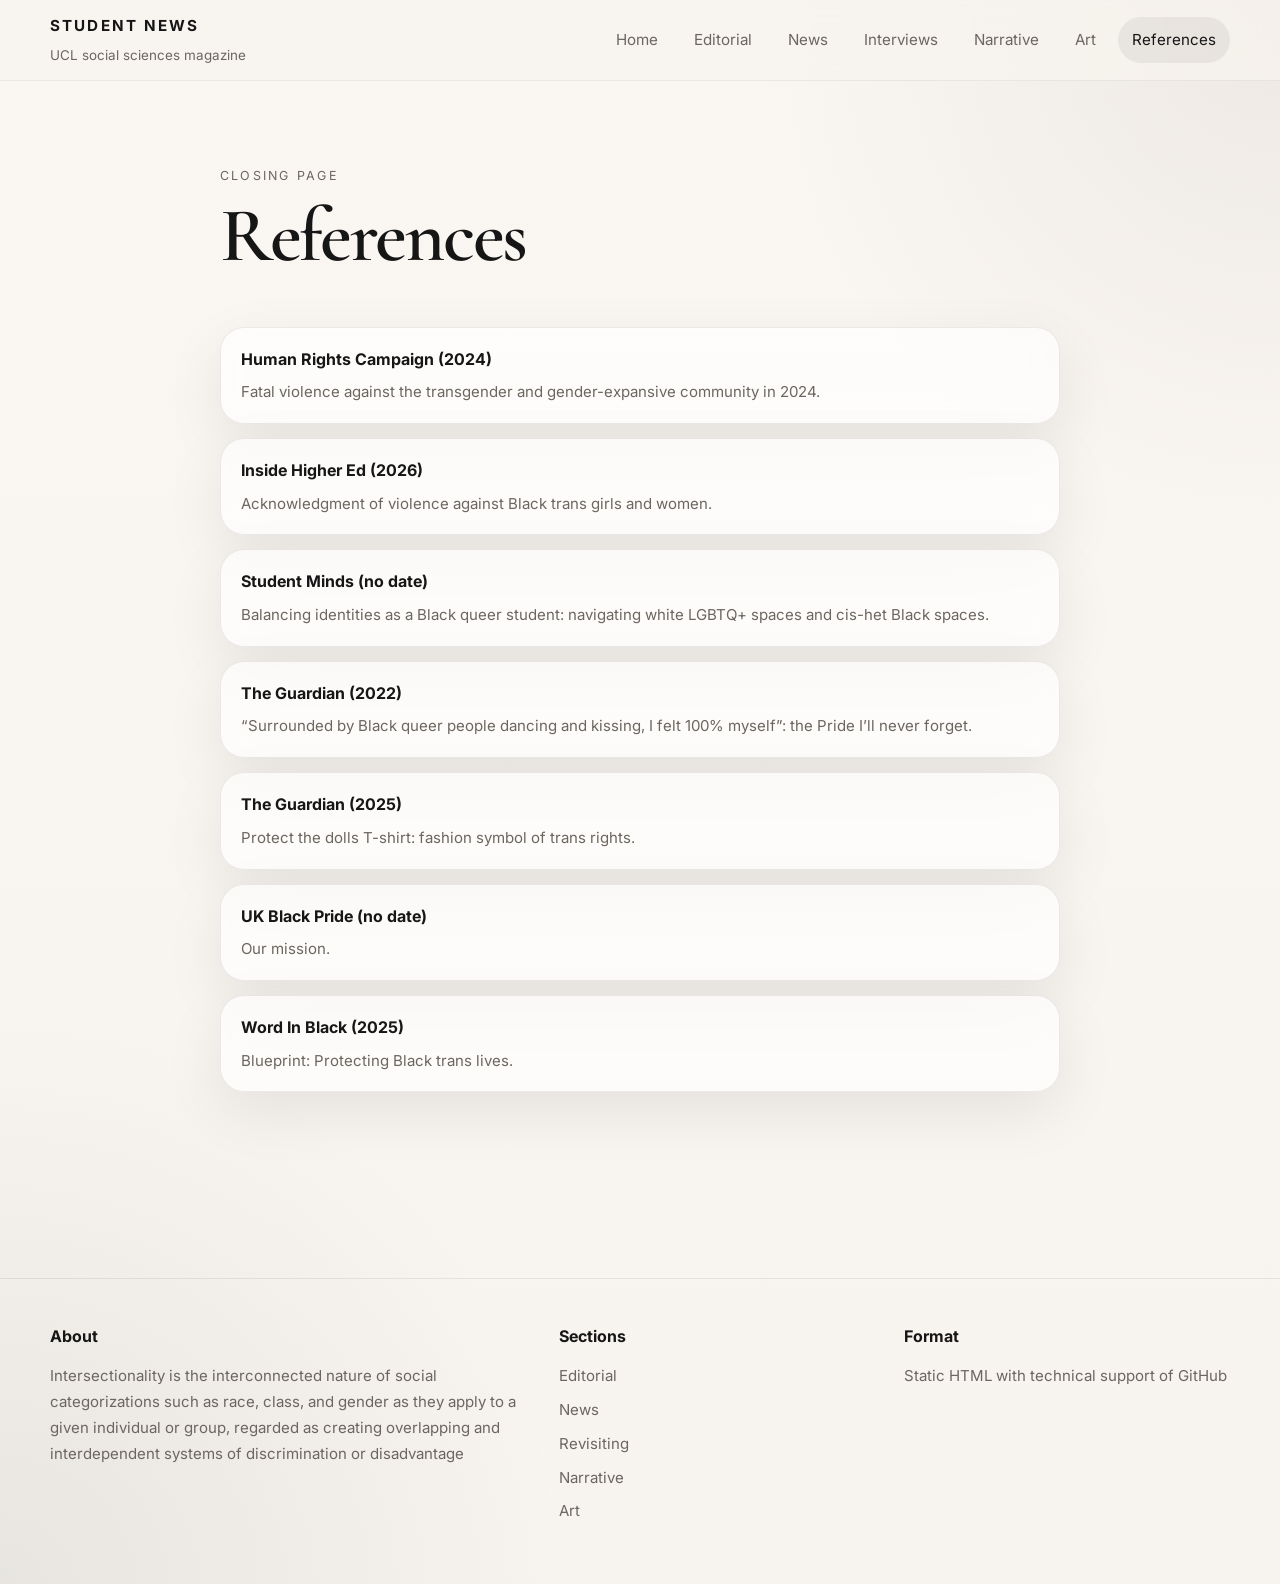
<file: pages/references.html>
<!DOCTYPE html>
<html lang="en">
<head>
  <meta charset="UTF-8" />
  <meta name="viewport" content="width=device-width, initial-scale=1.0" />
  <title>References — Intersectionality</title>
  <link rel="preconnect" href="https://fonts.googleapis.com">
  <link rel="preconnect" href="https://fonts.gstatic.com" crossorigin>
  <link href="https://fonts.googleapis.com/css2?family=Cormorant+Garamond:wght@400;500;600;700&family=Inter:wght@400;500;600;700&display=swap" rel="stylesheet">
  <link rel="stylesheet" href="../assets/styles.css" />
</head>
<body>
  
<div class="progress" data-progress></div>
<header class="site-header">
  <div class="container nav-wrap">
    <a class="brand" href="../index.html">
      <strong>Student News</strong>
      <span>UCL social sciences magazine</span>
    </a>
    <nav class="nav">
      <a href="../index.html" class="">Home</a>
      <a href="editorial.html" class="">Editorial</a>
      <a href="news.html" class="">News</a>
      <a href="revisiting.html" class="">Interviews</a>
      <a href="narrative.html" class="">Narrative</a>
      <a href="art.html" class="">Art</a>
      <a href="references.html" class="active">References</a>
    </nav>
  </div>
</header>

  <main>
    <section class="page-hero">
      <div class="reading fade">
        <div class="eyebrow">Closing page</div>
        <h1 class="display page-title">References</h1>
      </div>
    </section>

    <section class="section" style="padding-top: 22px;">
      <div class="reading ref-list fade">
        <div class="reference-card"><strong>Human Rights Campaign (2024)</strong><p>Fatal violence against the transgender and gender-expansive community in 2024.</p></div>
        <div class="reference-card"><strong>Inside Higher Ed (2026)</strong><p>Acknowledgment of violence against Black trans girls and women.</p></div>
        <div class="reference-card"><strong>Student Minds (no date)</strong><p>Balancing identities as a Black queer student: navigating white LGBTQ+ spaces and cis-het Black spaces.</p></div>
        <div class="reference-card"><strong>The Guardian (2022)</strong><p>“Surrounded by Black queer people dancing and kissing, I felt 100% myself”: the Pride I’ll never forget.</p></div>
        <div class="reference-card"><strong>The Guardian (2025)</strong><p>Protect the dolls T-shirt: fashion symbol of trans rights.</p></div>
        <div class="reference-card"><strong>UK Black Pride (no date)</strong><p>Our mission.</p></div>
        <div class="reference-card"><strong>Word In Black (2025)</strong><p>Blueprint: Protecting Black trans lives.</p></div>
      </div>
    </section>
  </main>
  
<footer class="footer">
  <div class="container footer-grid">
    <div>
      <h4>About</h4>
      <p>Intersectionality is the interconnected nature of social categorizations such as race, class, and gender as they apply to a given individual or group, regarded as creating overlapping and interdependent systems of discrimination or disadvantage

</p>
    </div>
    <div>
      <h4>Sections</h4>
      <ul>
        <li><a href="editorial.html">Editorial</a></li>
        <li><a href="news.html">News</a></li>
        <li><a href="revisiting.html">Revisiting</a></li>
        <li><a href="narrative.html">Narrative</a></li>
        <li><a href="art.html">Art</a></li>
      </ul>
    </div>
    <div>
      <h4>Format</h4>
      <ul>
        <li>Static HTML with technical support of GitHub</li>
      </ul>
    </div>
  </div>
</footer>
<script src="../assets/script.js"></script>

</body>
</html>
</file>
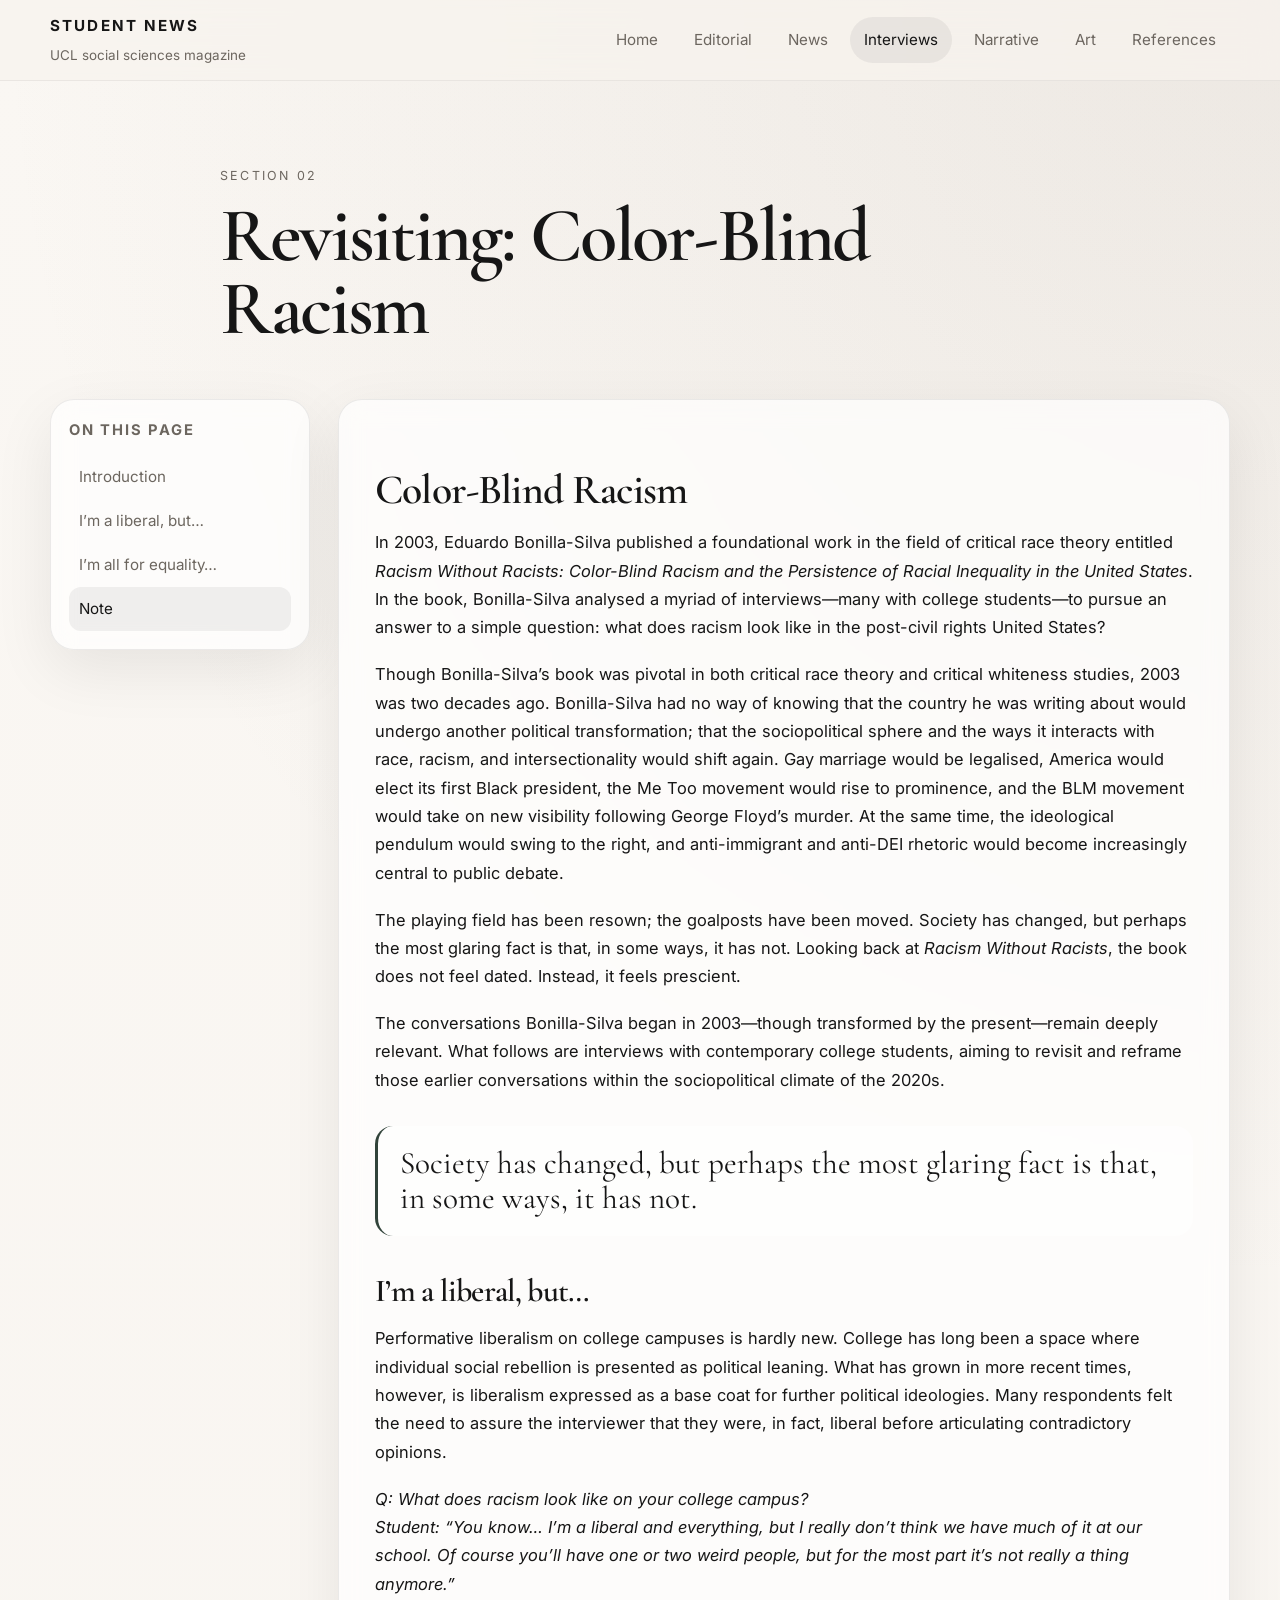
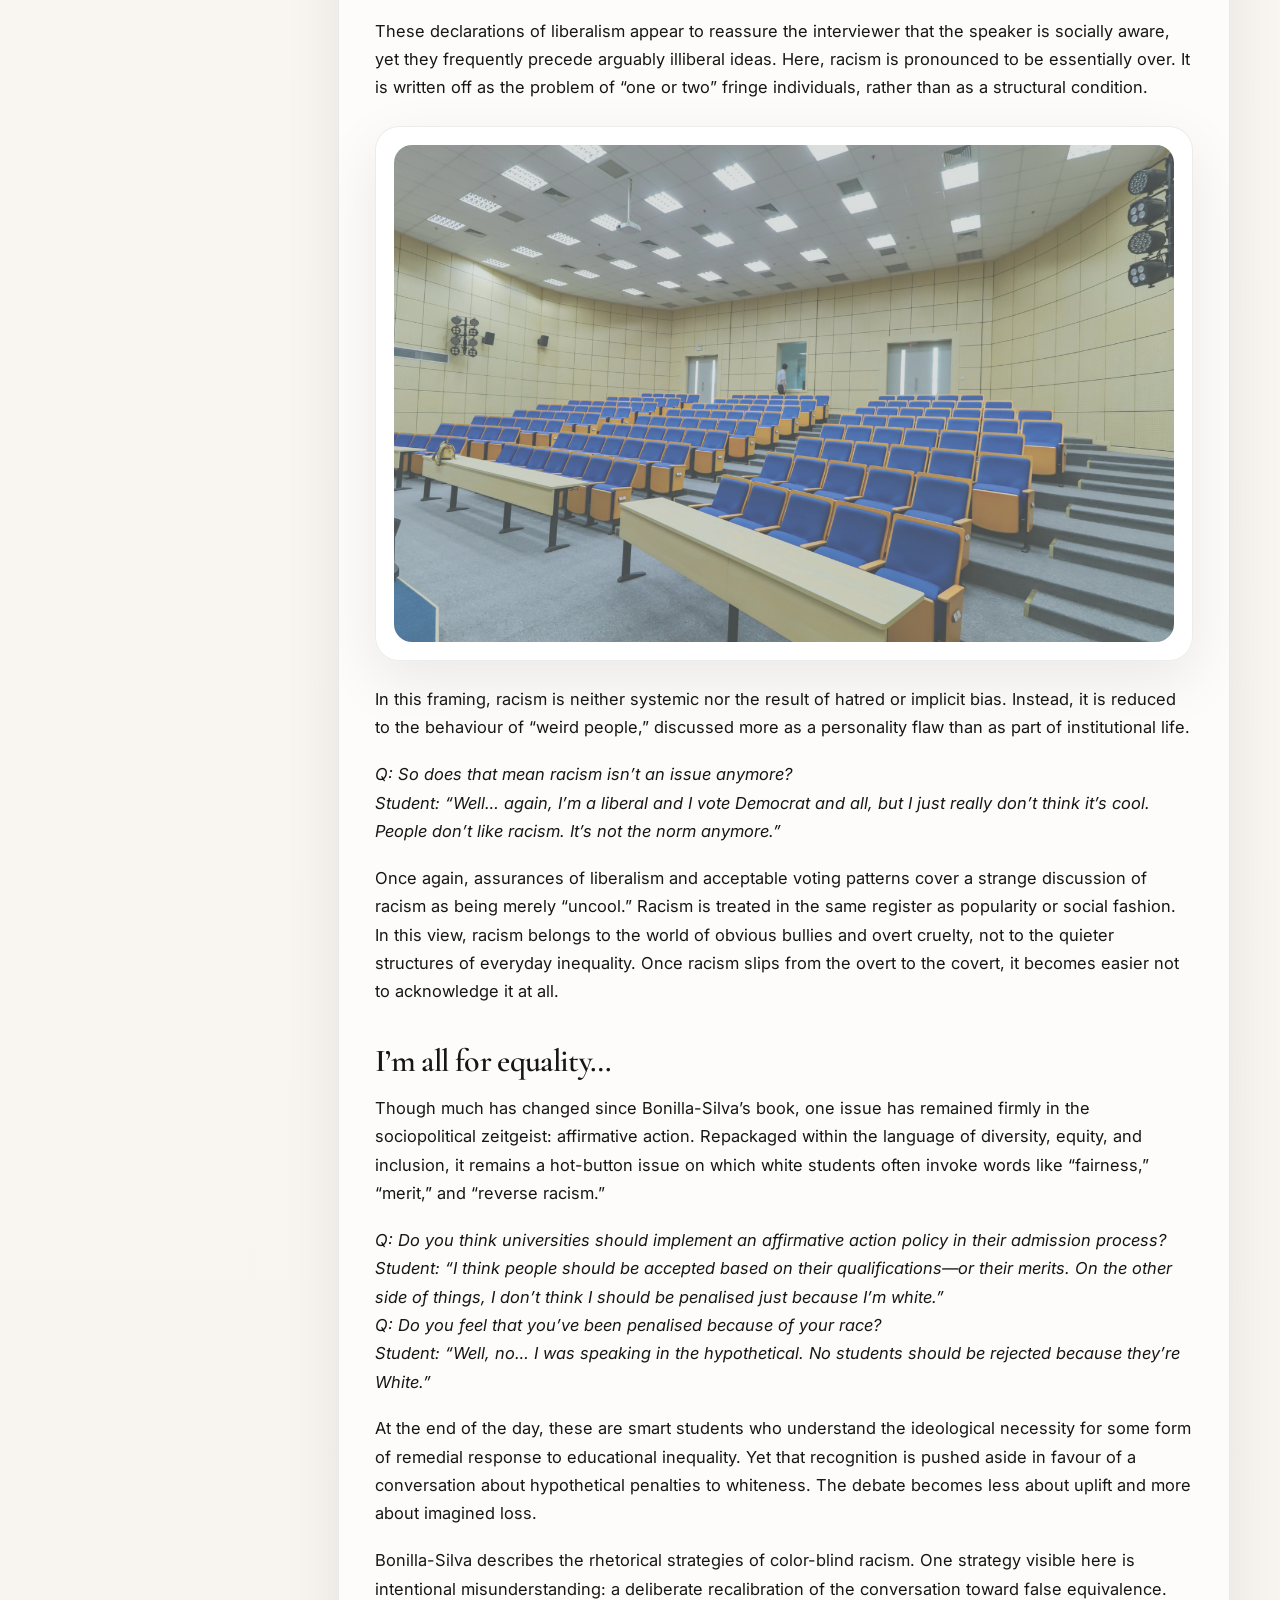
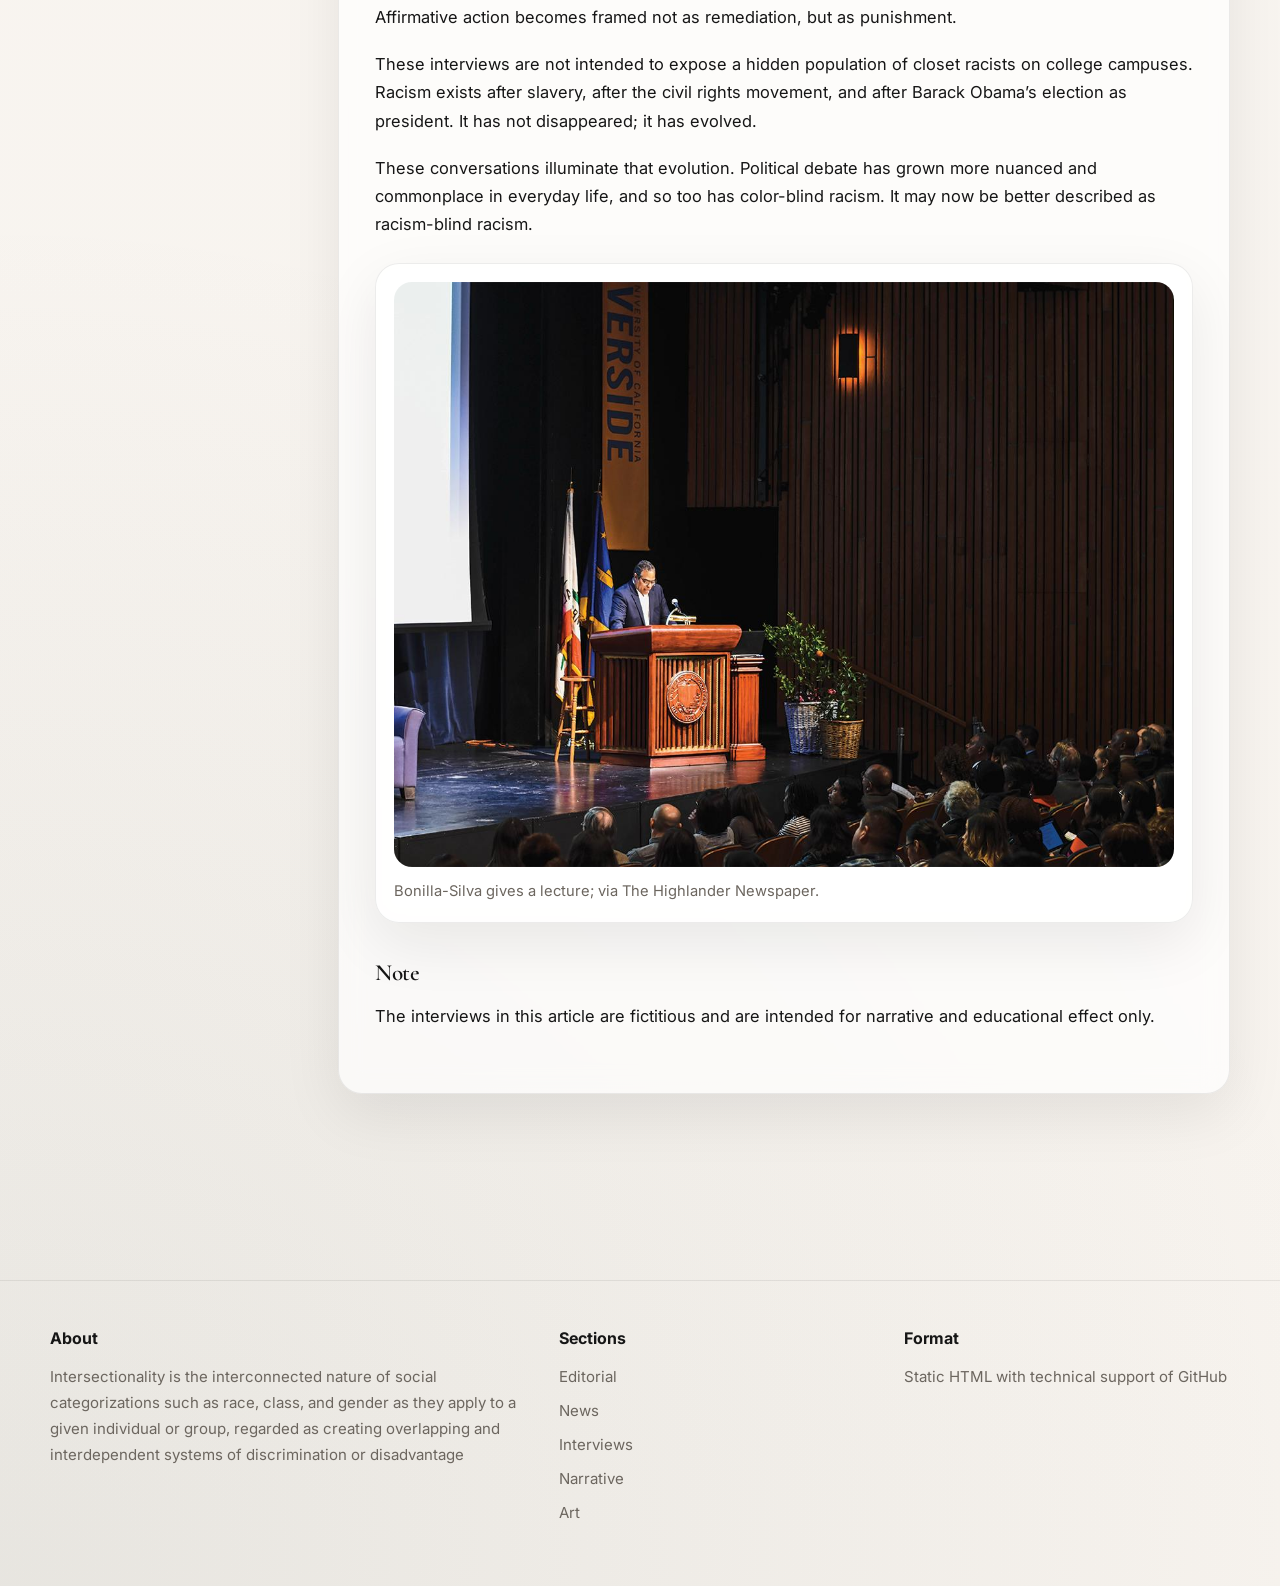
<file: pages/revisiting.html>
<!DOCTYPE html>
<html lang="en">
<head>
  <meta charset="UTF-8" />
  <meta name="viewport" content="width=device-width, initial-scale=1.0" />
  <title>Revisiting — Intersectionality</title>
  <link rel="preconnect" href="https://fonts.googleapis.com">
  <link rel="preconnect" href="https://fonts.gstatic.com" crossorigin>
  <link href="https://fonts.googleapis.com/css2?family=Cormorant+Garamond:wght@400;500;600;700&family=Inter:wght@400;500;600;700&display=swap" rel="stylesheet">
  <link rel="stylesheet" href="../assets/styles.css" />
</head>
<body>
  
<div class="progress" data-progress></div>
<header class="site-header">
  <div class="container nav-wrap">
    <a class="brand" href="../index.html">
      <strong>Student News</strong>
      <span>UCL social sciences magazine</span>
    </a>
    <nav class="nav">
      <a href="../index.html" class="">Home</a>
      <a href="editorial.html" class="">Editorial</a>
      <a href="news.html" class="">News</a>
      <a href="revisiting.html" class="active">Interviews</a>
      <a href="narrative.html" class="">Narrative</a>
      <a href="art.html" class="">Art</a>
      <a href="references.html" class="">References</a>
    </nav>
  </div>
</header>

  <main>
    <section class="page-hero">
      <div class="reading fade">
        <div class="eyebrow">Section 02</div>
        <h1 class="display page-title">Revisiting: Color-Blind Racism</h1>
      </div>
    </section>

    <section class="section" style="padding-top: 22px;">
      <div class="container page-shell">
        <aside class="toc glass fade">
          <h3>On this page</h3>
          <a href="#intro" data-toc-link>Introduction</a>
          <a href="#liberal" data-toc-link>I’m a liberal, but…</a>
          <a href="#equality" data-toc-link>I’m all for equality…</a>
          <a href="#note" data-toc-link>Note</a>
        </aside>

        <article class="content-card fade">
          <h2 id="intro" data-section-heading>Color-Blind Racism</h2>
          <p>In 2003, Eduardo Bonilla-Silva published a foundational work in the field of critical race theory entitled <em>Racism Without Racists: Color-Blind Racism and the Persistence of Racial Inequality in the United States</em>. In the book, Bonilla-Silva analysed a myriad of interviews—many with college students—to pursue an answer to a simple question: what does racism look like in the post-civil rights United States?</p>
          <p>Though Bonilla-Silva’s book was pivotal in both critical race theory and critical whiteness studies, 2003 was two decades ago. Bonilla-Silva had no way of knowing that the country he was writing about would undergo another political transformation; that the sociopolitical sphere and the ways it interacts with race, racism, and intersectionality would shift again. Gay marriage would be legalised, America would elect its first Black president, the Me Too movement would rise to prominence, and the BLM movement would take on new visibility following George Floyd’s murder. At the same time, the ideological pendulum would swing to the right, and anti-immigrant and anti-DEI rhetoric would become increasingly central to public debate.</p>
          <p>The playing field has been resown; the goalposts have been moved. Society has changed, but perhaps the most glaring fact is that, in some ways, it has not. Looking back at <em>Racism Without Racists</em>, the book does not feel dated. Instead, it feels prescient.</p>
          <p>The conversations Bonilla-Silva began in 2003—though transformed by the present—remain deeply relevant. What follows are interviews with contemporary college students, aiming to revisit and reframe those earlier conversations within the sociopolitical climate of the 2020s.</p>

          <div class="pull"><p>Society has changed, but perhaps the most glaring fact is that, in some ways, it has not.</p></div>

          <h3 id="liberal" data-section-heading>I’m a liberal, but…</h3>
          <p>Performative liberalism on college campuses is hardly new. College has long been a space where individual social rebellion is presented as political leaning. What has grown in more recent times, however, is liberalism expressed as a base coat for further political ideologies. Many respondents felt the need to assure the interviewer that they were, in fact, liberal before articulating contradictory opinions.</p>
          <p><em>Q: What does racism look like on your college campus?<br>Student: “You know… I’m a liberal and everything, but I really don’t think we have much of it at our school. Of course you’ll have one or two weird people, but for the most part it’s not really a thing anymore.”</em></p>
          <p>These declarations of liberalism appear to reassure the interviewer that the speaker is socially aware, yet they frequently precede arguably illiberal ideas. Here, racism is pronounced to be essentially over. It is written off as the problem of “one or two” fringe individuals, rather than as a structural condition.</p>
          <figure class="figure-card">
            <img src="../assets/images/截屏2026-04-29 14.29.22.png" />
          </figure>
          <p>In this framing, racism is neither systemic nor the result of hatred or implicit bias. Instead, it is reduced to the behaviour of “weird people,” discussed more as a personality flaw than as part of institutional life.</p>
          <p><em>Q: So does that mean racism isn’t an issue anymore?<br>Student: “Well… again, I’m a liberal and I vote Democrat and all, but I just really don’t think it’s cool. People don’t like racism. It’s not the norm anymore.”</em></p>
          <p>Once again, assurances of liberalism and acceptable voting patterns cover a strange discussion of racism as being merely “uncool.” Racism is treated in the same register as popularity or social fashion. In this view, racism belongs to the world of obvious bullies and overt cruelty, not to the quieter structures of everyday inequality. Once racism slips from the overt to the covert, it becomes easier not to acknowledge it at all.</p>

          <h3 id="equality" data-section-heading>I’m all for equality…</h3>
          <p>Though much has changed since Bonilla-Silva’s book, one issue has remained firmly in the sociopolitical zeitgeist: affirmative action. Repackaged within the language of diversity, equity, and inclusion, it remains a hot-button issue on which white students often invoke words like “fairness,” “merit,” and “reverse racism.”</p>
          <p><em>Q: Do you think universities should implement an affirmative action policy in their admission process?<br>Student: “I think people should be accepted based on their qualifications—or their merits. On the other side of things, I don’t think I should be penalised just because I’m white.”<br>Q: Do you feel that you’ve been penalised because of your race?<br>Student: “Well, no… I was speaking in the hypothetical. No students should be rejected because they’re White.”</em></p>
          <p>At the end of the day, these are smart students who understand the ideological necessity for some form of remedial response to educational inequality. Yet that recognition is pushed aside in favour of a conversation about hypothetical penalties to whiteness. The debate becomes less about uplift and more about imagined loss.</p>
          <p>Bonilla-Silva describes the rhetorical strategies of color-blind racism. One strategy visible here is intentional misunderstanding: a deliberate recalibration of the conversation toward false equivalence. Affirmative action becomes framed not as remediation, but as punishment.</p>
          <p>These interviews are not intended to expose a hidden population of closet racists on college campuses. Racism exists after slavery, after the civil rights movement, and after Barack Obama’s election as president. It has not disappeared; it has evolved.</p>
          <p>These conversations illuminate that evolution. Political debate has grown more nuanced and commonplace in everyday life, and so too has color-blind racism. It may now be better described as racism-blind racism.</p>
          <figure class="figure-card">
            <img src="../assets/images/WhatsApp Image 2026-04-29 at 14.06.24.jpeg" />
            <figcaption>Bonilla-Silva gives a lecture; via The Highlander Newspaper.</figcaption>
          </figure>
          <h4 id="note" data-section-heading>Note</h4>
          <p>The interviews in this article are fictitious and are intended for narrative and educational effect only.</p>
        </article>
      </div>
    </section>
  </main>
  
<footer class="footer">
  <div class="container footer-grid">
    <div>
      <h4>About</h4>
      <p>Intersectionality is the interconnected nature of social categorizations such as race, class, and gender as they apply to a given individual or group, regarded as creating overlapping and interdependent systems of discrimination or disadvantage</p>
    </div>
    <div>
      <h4>Sections</h4>
      <ul>
        <li><a href="editorial.html">Editorial</a></li>
        <li><a href="news.html">News</a></li>
        <li><a href="revisiting.html">Interviews</a></li>
        <li><a href="narrative.html">Narrative</a></li>
        <li><a href="art.html">Art</a></li>
      </ul>
    </div>
    <div>
      <h4>Format</h4>
      <ul>
        <li>Static HTML with technical support of GitHub</li>
      </ul>
    </div>
  </div>
</footer>
<script src="../assets/script.js"></script>

</body>
</html>
</file>
<file: assets/styles.css>
:root {
  --bg: #f7f3ee;
  --bg-2: #ede5da;
  --paper: rgba(255,255,255,.68);
  --text: #161616;
  --muted: #6c665f;
  --line: rgba(22,22,22,.10);
  --line-strong: rgba(22,22,22,.15);
  --accent: #31433a;
  --accent-soft: #8e7d6d;
  --shadow: 0 20px 60px rgba(0,0,0,.08);
  --radius: 24px;
  --container: 1180px;
  --reading: 840px;
}
* { box-sizing: border-box; }
html { scroll-behavior: smooth; }
body {
  margin: 0;
  font-family: Inter, ui-sans-serif, system-ui, -apple-system, BlinkMacSystemFont, 'Segoe UI', sans-serif;
  color: var(--text);
  background:
    radial-gradient(circle at top right, rgba(142,125,109,.12), transparent 26%),
    radial-gradient(circle at bottom left, rgba(49,67,58,.08), transparent 28%),
    linear-gradient(180deg, #faf7f3 0%, var(--bg) 100%);
  line-height: 1.72;
}
body::before {
  content: '';
  position: fixed;
  inset: 0;
  background-image: linear-gradient(rgba(255,255,255,.04) 1px, transparent 1px), linear-gradient(90deg, rgba(255,255,255,.04) 1px, transparent 1px);
  background-size: 32px 32px;
  opacity: .45;
  pointer-events: none;
}
a { color: inherit; text-decoration: none; }
img { display: block; max-width: 100%; }
.container { width: min(calc(100% - 80px), var(--container)); margin: 0 auto; }
.reading { width: min(calc(100% - 80px), var(--reading)); margin: 0 auto; }
.eyebrow { font-size: .78rem; letter-spacing: .18em; text-transform: uppercase; color: var(--muted); }
.display { font-family: 'Cormorant Garamond', Georgia, serif; font-weight: 600; letter-spacing: -.03em; line-height: .94; }
.muted { color: var(--muted); }
.section { padding: 96px 0; position: relative; }
.section-title { margin: 0 0 14px; font-size: clamp(2.2rem, 5vw, 4.8rem); }
.lead { font-size: 1.08rem; color: var(--muted); max-width: 64ch; }
.progress {
  position: fixed; inset: 0 auto auto 0; width: 0; height: 3px;
  background: linear-gradient(90deg, var(--accent), #556d62); z-index: 9999;
}
.site-header {
  position: sticky; top: 0; z-index: 50;
  backdrop-filter: blur(16px);
  background: rgba(247,243,238,.74);
  border-bottom: 1px solid rgba(22,22,22,.06);
}
.nav-wrap { min-height: 80px; display: flex; align-items: center; justify-content: space-between; gap: 24px; }
.brand { display: grid; gap: 4px; }
.brand strong { font-size: .95rem; letter-spacing: .14em; text-transform: uppercase; }
.brand span { font-size: .84rem; color: var(--muted); }
.nav { display: flex; gap: 8px; align-items: center; }
.nav a {
  padding: 10px 14px; border-radius: 999px; color: var(--muted); transition: .18s ease;
  font-size: .95rem;
}
.nav a:hover, .nav a.active { background: rgba(22,22,22,.06); color: var(--text); }
.hero {
  min-height: calc(100vh - 80px);
  display: grid; align-items: center; padding: 48px 0 78px;
}
.hero-grid { display: grid; grid-template-columns: 1.12fr .88fr; gap: 28px; align-items: end; }
.hero-copy { padding: 16px 0; }
.hero-title { margin: 0 0 16px; font-size: clamp(4rem, 9vw, 8.2rem); }
.hero-subtitle { margin: 0; font-size: 1.12rem; color: var(--muted); max-width: 58ch; }
.hero-meta { display: flex; gap: 12px; flex-wrap: wrap; margin-top: 28px; }
.chip {
  padding: 10px 14px; border-radius: 999px; border: 1px solid var(--line);
  background: rgba(255,255,255,.44); box-shadow: var(--shadow); font-size: .92rem;
}
.card, .glass, .panel, .content-card, .figure-card, .reference-card, .quote-box {
  background: var(--paper);
  border: 1px solid rgba(22,22,22,.08);
  border-radius: var(--radius);
  box-shadow: var(--shadow);
  backdrop-filter: blur(12px);
}
.hero-panel { padding: 28px; }
.cover-frame {
  aspect-ratio: 4 / 5; border-radius: 22px; padding: 22px; display: flex; flex-direction: column;
  justify-content: space-between; border: 1px solid rgba(22,22,22,.08);
  background: linear-gradient(180deg, #ede4da 0%, #f8f4ef 100%);
}
.cover-frame h2 { margin: 0; font-size: clamp(2.4rem, 4.4vw, 4.4rem); max-width: 8ch; }
.cover-grid { display: grid; grid-template-columns: repeat(2, 1fr); gap: 12px; }
.cover-grid div { min-height: 110px; padding: 14px; border-radius: 18px; background: rgba(255,255,255,.62); border: 1px solid rgba(22,22,22,.08); }
.editorial-grid { display: grid; grid-template-columns: 1fr .86fr; gap: 28px; align-items: start; }
.quote-box { padding: 30px; }
.quote-box blockquote {
  margin: 0; font-family: 'Cormorant Garamond', Georgia, serif; font-size: clamp(1.7rem, 3vw, 2.6rem); line-height: 1.08;
}
.quote-box footer { margin-top: 16px; color: var(--muted); }
.stat-grid { display: grid; gap: 14px; }
.stat { padding: 18px 20px; }
.stat strong { font-family: 'Cormorant Garamond', Georgia, serif; font-size: 1.8rem; }
.stat span { display: block; color: var(--muted); font-size: .94rem; }
.section-grid { display: grid; grid-template-columns: repeat(2, 1fr); gap: 18px; margin-top: 28px; }
.index-card {
  position: relative; overflow: hidden; min-height: 300px; padding: 24px;
  display: flex; flex-direction: column; justify-content: space-between;
  transition: transform .22s ease, box-shadow .22s ease;
}
.index-card:hover { transform: translateY(-6px); box-shadow: 0 24px 72px rgba(0,0,0,.10); }
.index-card::before {
  content: ''; position: absolute; inset: 0;
  background: linear-gradient(130deg, rgba(255,255,255,.2), transparent 44%, rgba(49,67,58,.06));
  pointer-events: none;
}
.index-card h3 { margin: 10px 0 10px; font-size: clamp(1.9rem, 3vw, 2.6rem); }
.index-card p { margin: 0; max-width: 42ch; color: var(--muted); }
.card-meta, .card-footer { display: flex; align-items: center; justify-content: space-between; gap: 12px; }
.arrow { width: 42px; height: 42px; display: grid; place-items: center; border-radius: 999px; border: 1px solid var(--line); background: rgba(255,255,255,.44); }
.index-card[data-tone="news"] { background: linear-gradient(180deg, rgba(255,255,255,.60), rgba(255,255,255,.42)); }
.index-card[data-tone="essay"] { background: linear-gradient(180deg, rgba(255,255,255,.66), rgba(142,125,109,.10)); }
.index-card[data-tone="narrative"] { background: linear-gradient(180deg, rgba(255,255,255,.66), rgba(49,67,58,.08)); }
.index-card[data-tone="art"] { background: linear-gradient(180deg, rgba(255,255,255,.66), rgba(49,67,58,.12)); }
.page-hero { padding: 84px 0 32px; }
.page-hero .reading { display: grid; gap: 14px; }
.page-title { margin: 0; font-size: clamp(3rem, 6vw, 5.6rem); }
.page-meta { display: flex; gap: 16px; flex-wrap: wrap; color: var(--muted); font-size: .95rem; }
.page-shell { display: grid; grid-template-columns: 260px minmax(0, 1fr); gap: 28px; padding-bottom: 90px; }
.toc { position: sticky; top: 112px; align-self: start; padding: 18px; }
.toc h3 { margin: 0 0 12px; font-size: .92rem; letter-spacing: .14em; text-transform: uppercase; color: var(--muted); }
.toc a { display: block; padding: 9px 10px; border-radius: 12px; color: var(--muted); font-size: .95rem; }
.toc a:hover, .toc a.active { background: rgba(22,22,22,.06); color: var(--text); }
.content-card { padding: 30px 36px 44px; }
.content-card p { margin: 0 0 1.16rem; font-size: 1.03rem; }
.content-card h2, .content-card h3, .content-card h4 {
  margin: 2.4rem 0 1rem; font-family: 'Cormorant Garamond', Georgia, serif;
  font-weight: 600; line-height: 1.06; letter-spacing: -.02em;
}
.content-card h2 { font-size: 2.6rem; }
.content-card h3 { font-size: 2rem; }
.content-card h4 { font-size: 1.45rem; }
.smallcaps { font-size: .9rem; text-transform: uppercase; letter-spacing: .08em; color: var(--muted); }
.pull {
  margin: 2rem 0; padding: 20px 22px; border-left: 3px solid var(--accent);
  border-radius: 18px; background: rgba(255,255,255,.48);
}
.pull p { margin: 0; font-family: 'Cormorant Garamond', Georgia, serif; font-size: 1.95rem; line-height: 1.12; }
.figure-card { padding: 18px; margin: 24px 0; }
.figure-card img, .figure-card .placeholder { width: 100%; border-radius: 18px; }
.figure-card .placeholder {
  aspect-ratio: 16 / 10; display: grid; place-items: center;
  background: linear-gradient(135deg, #e2d5c7, #f7f2eb); color: var(--muted); text-transform: uppercase; letter-spacing: .08em; font-size: .9rem;
}
.figure-card figcaption { margin-top: 12px; color: var(--muted); font-size: .92rem; }
.news-intro {
  display: grid; grid-template-columns: 1.14fr .86fr; gap: 24px; margin-bottom: 24px;
}
.news-article + .news-article { margin-top: 42px; padding-top: 32px; border-top: 1px solid rgba(22,22,22,.08); }
.quote-line { font-family: 'Cormorant Garamond', Georgia, serif; font-size: 1.74rem; line-height: 1.14; }
.news-photo { border-radius: 22px; overflow: hidden; border: 1px solid rgba(22,22,22,.08); background: linear-gradient(180deg, #ddd2c5, #f6f1ea); }
.news-photo .placeholder { aspect-ratio: 4 / 5; display: grid; place-items: center; text-align: center; padding: 20px; color: var(--muted); }
.story-opener { display: grid; grid-template-columns: 1fr 1fr; gap: 28px; align-items: start; margin-bottom: 16px; }
.story-panel { padding: 22px; border-radius: 22px; border: 1px solid rgba(22,22,22,.08); background: rgba(255,255,255,.42); }
.story-dropcap { float: left; margin-right: 12px; font-family: 'Cormorant Garamond', Georgia, serif; font-size: 5.5rem; line-height: .82; }
.art-layout { display: grid; grid-template-columns: 1.08fr .92fr; gap: 28px; }
.art-stage { position: sticky; top: 112px; align-self: start; }
.art-card { padding: 18px; }
.artwork-shell { border-radius: 24px; overflow: hidden; border: 1px solid rgba(22,22,22,.10); background: #f0e8dc; }
.artwork-shell img { width: 100%; height: auto; display: block; }
.art-meta { display: grid; grid-template-columns: 1fr auto; gap: 14px; align-items: start; padding-top: 14px; margin-top: 14px; border-top: 1px solid rgba(22,22,22,.08); }
.art-meta h3 { margin: 0; font-size: 1.45rem; }
.art-meta p { margin: 6px 0 0; color: var(--muted); font-size: .94rem; }
.art-detail-grid { display: grid; grid-template-columns: 1fr 1fr; gap: 12px; margin-top: 14px; }
.art-detail { padding: 14px; border-radius: 18px; border: 1px solid rgba(22,22,22,.08); background: rgba(255,255,255,.44); }
.art-detail strong { display: block; margin-bottom: 5px; color: var(--muted); text-transform: uppercase; letter-spacing: .08em; font-size: .9rem; }
.caption-band { margin-top: 16px; padding: 14px 16px; border-radius: 18px; border: 1px solid rgba(22,22,22,.08); background: rgba(255,255,255,.42); color: var(--muted); }
.annotation-list { display: grid; gap: 14px; margin: 24px 0; }
.annotation { padding: 18px 20px; border-radius: 20px; border: 1px solid rgba(22,22,22,.08); background: rgba(255,255,255,.44); }
.annotation h4 { margin: 0 0 8px; font-size: 1.14rem; }
.annotation p { margin: 0; color: var(--muted); font-size: .95rem; }
.ref-list { display: grid; gap: 14px; padding-bottom: 90px; }
.reference-card { padding: 18px 20px; }
.reference-card strong { display: block; margin-bottom: 6px; }
.reference-card p { margin: 0; color: var(--muted); font-size: .94rem; }
.footer { padding: 44px 0 60px; border-top: 1px solid rgba(22,22,22,.08); color: var(--muted); }
.footer-grid { display: grid; grid-template-columns: 1.2fr .8fr .8fr; gap: 20px; }
.footer h4 { margin: 0 0 12px; color: var(--text); font-size: 1rem; }
.footer p, .footer li { margin: 0; font-size: .94rem; }
.footer ul { list-style: none; padding: 0; margin: 0; display: grid; gap: 8px; }
.fade { opacity: 0; transform: translateY(18px); transition: opacity .45s ease, transform .45s ease; }
.fade.visible { opacity: 1; transform: translateY(0); }
</file>
